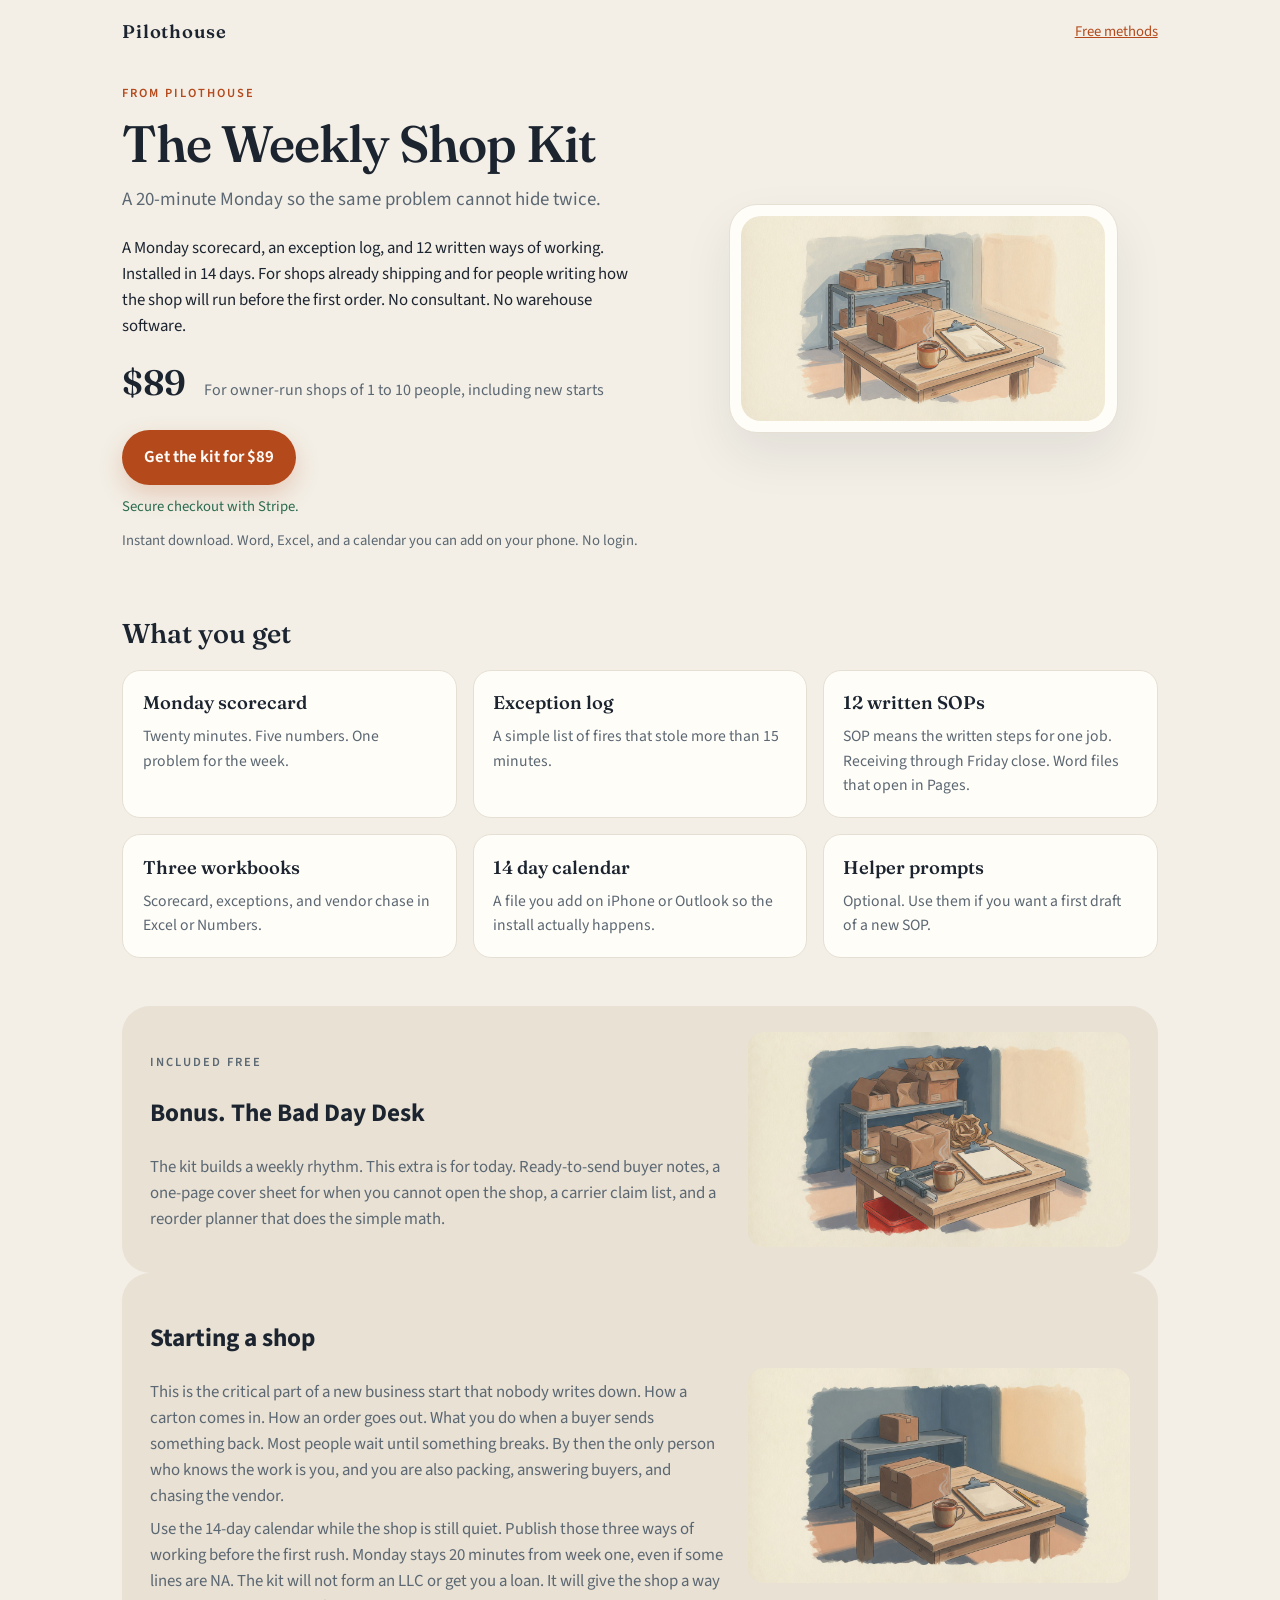
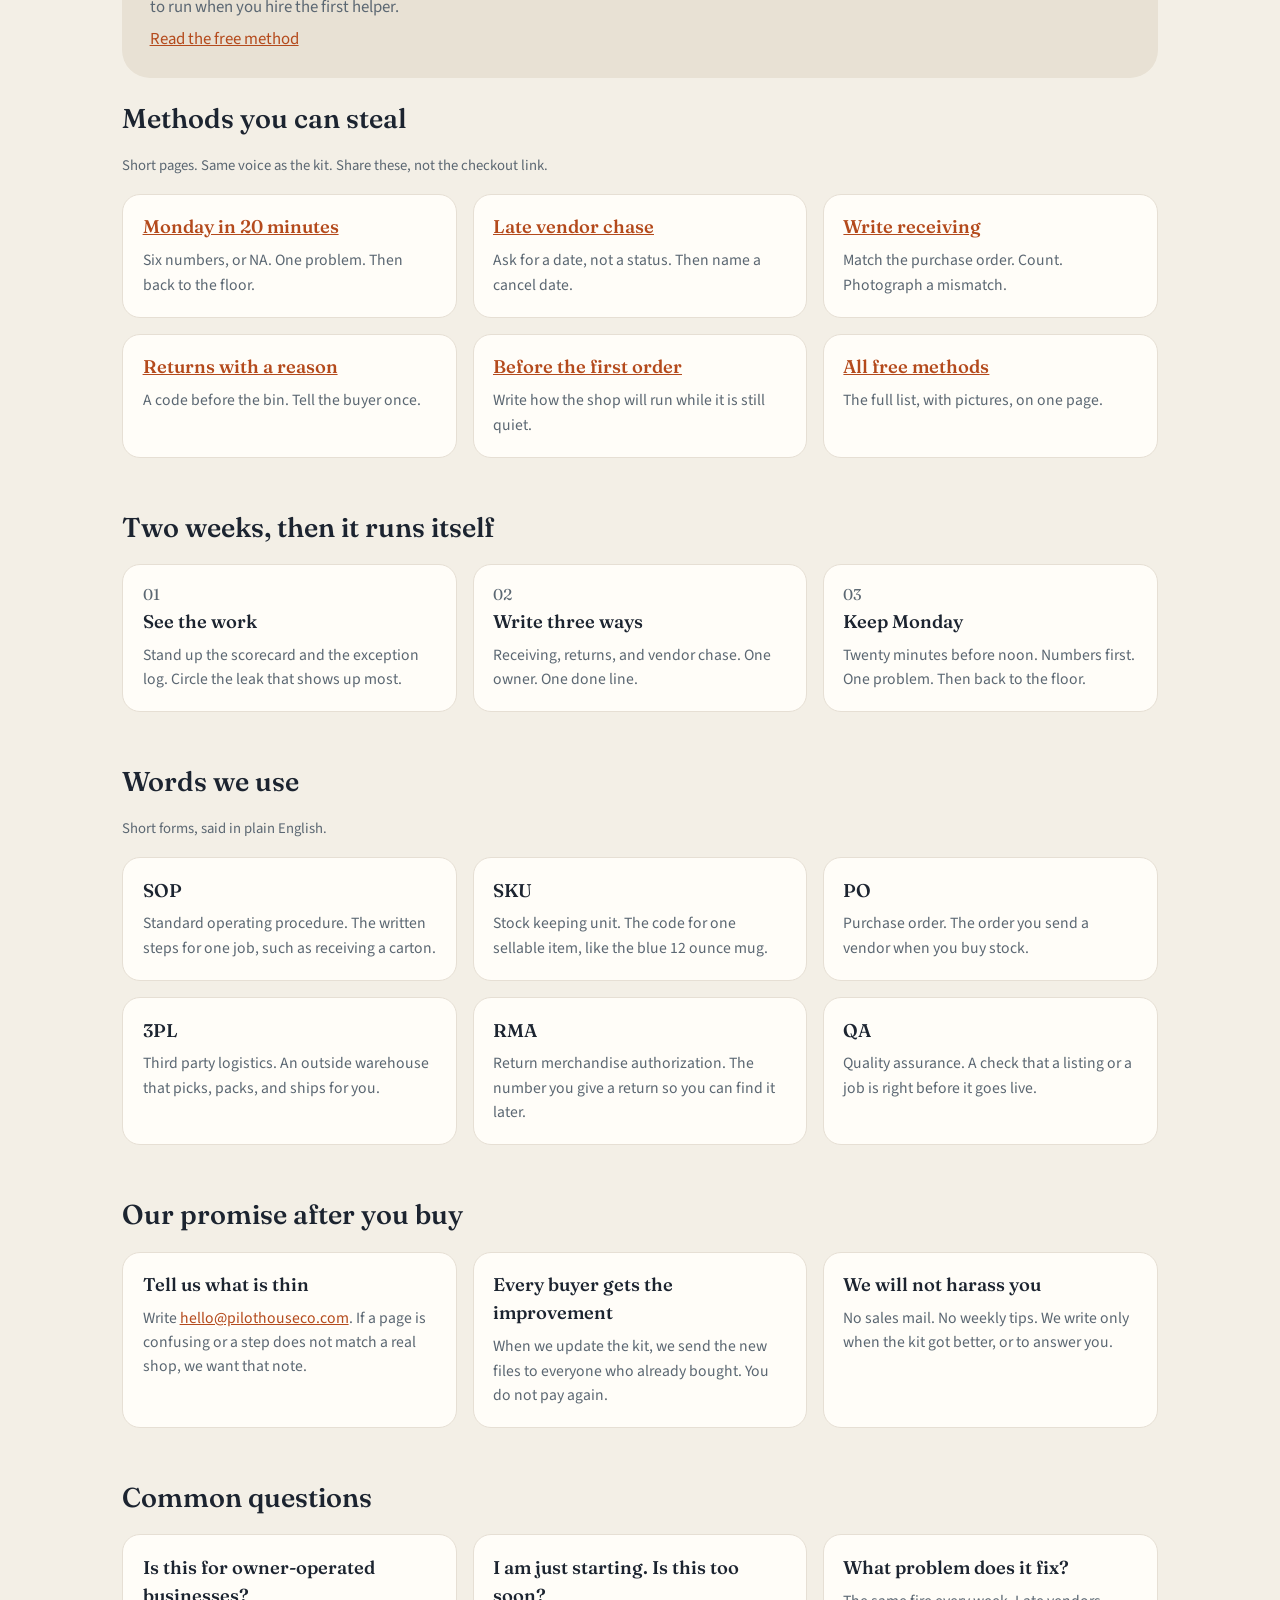
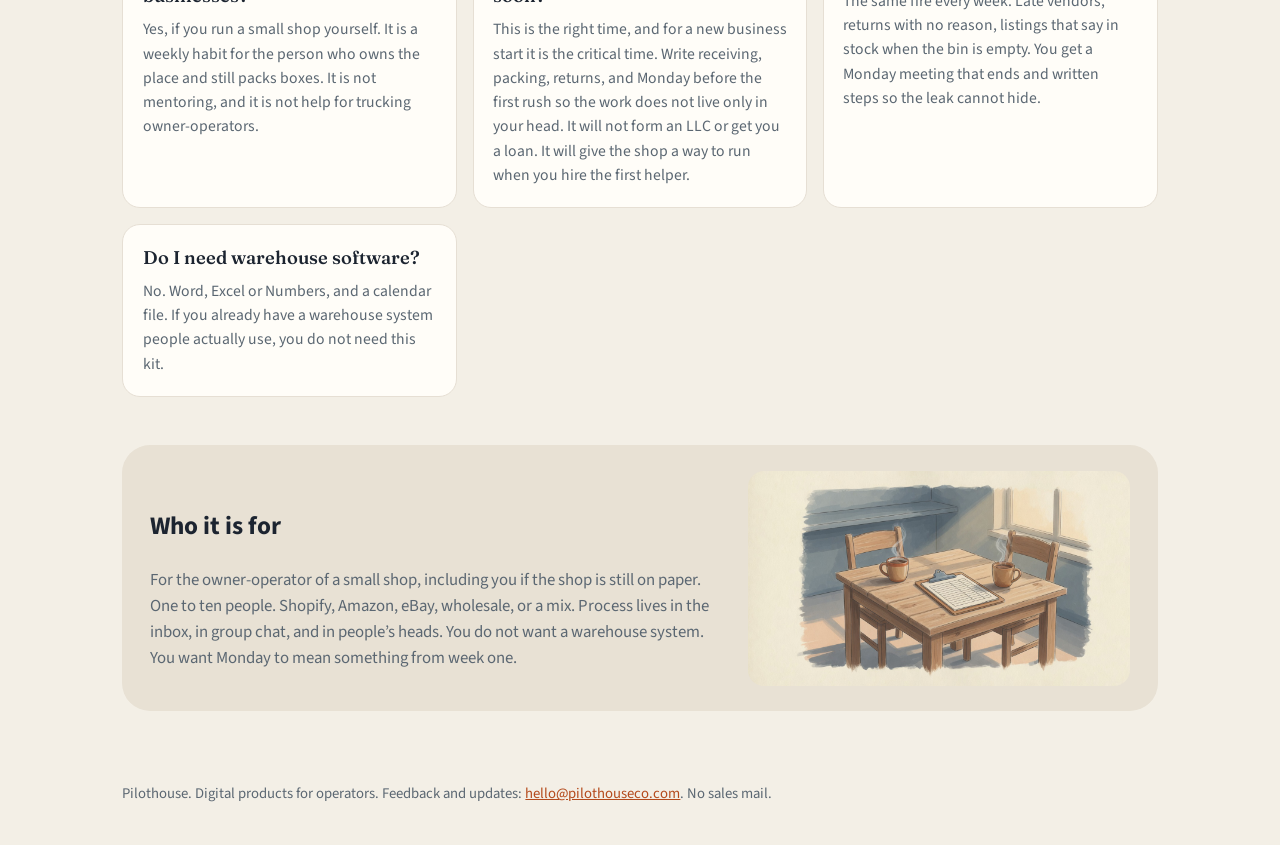
<file: index.html>
<!DOCTYPE html>
<html lang="en">
<head>
  <meta charset="utf-8" />
  <meta name="viewport" content="width=device-width, initial-scale=1" />
  <title>The Weekly Shop Kit — for owner-run shops and new business starts | Pilothouse</title>
  <meta name="description" content="A weekly shop kit for owner-run businesses and people starting a shop. Write how work gets done before the first order. Critical for new business starts. $89." />
  <link rel="canonical" href="https://pilothouseco.com/" />
  <meta property="og:type" content="website" />
  <meta property="og:site_name" content="Pilothouse" />
  <meta property="og:title" content="The Weekly Shop Kit" />
  <meta property="og:description" content="A 20-minute Monday for owner-run shops and people starting a shop. Write how work gets done before the first order. $89." />
  <meta property="og:url" content="https://pilothouseco.com/" />
  <meta property="og:image" content="https://pilothouseco.com/assets/hero.jpg" />
  <meta name="twitter:card" content="summary_large_image" />
  <meta name="twitter:title" content="The Weekly Shop Kit" />
  <meta name="twitter:description" content="A 20-minute Monday so the same problem cannot hide twice." />
  <meta name="twitter:image" content="https://pilothouseco.com/assets/hero.jpg" />
  <link rel="preconnect" href="https://fonts.googleapis.com" />
  <link rel="preconnect" href="https://fonts.gstatic.com" crossorigin />
  <link href="https://fonts.googleapis.com/css2?family=Fraunces:opsz,wght@9..144,500;9..144,600&family=Source+Sans+3:wght@400;600;650&display=swap" rel="stylesheet" />
  <link rel="stylesheet" href="css/site.css" />
  <link rel="icon" href="data:image/svg+xml,<svg xmlns='http://www.w3.org/2000/svg' viewBox='0 0 32 32'><circle cx='16' cy='16' r='14' fill='%23b44a1c'/><circle cx='16' cy='16' r='5' fill='%23f3efe6'/></svg>" />
  <script src="js/offer.js"></script>
  <script src="js/checkout.js"></script>
  <script>
    /* Go-live: paste Stripe Payment Link (test or live). Empty = local test checkout. */
    window.CADENCE_STRIPE_PAYMENT_LINK = window.CADENCE_STRIPE_PAYMENT_LINK || 'https://buy.stripe.com/bJeaEY9bca4j3qpgDg6wE00';
  </script>
</head>
<body>
  <nav class="nav">
    <a class="brand" id="brand" href="index.html">Pilothouse</a>
    <span class="nav-note"><a href="methods.html">Free methods</a></span>
  </nav>

  <div class="wrap">
    <section class="hero">
      <div>
        <p class="kicker">From Pilothouse</p>
        <h1 id="product">The Weekly Shop Kit</h1>
        <p class="tag" id="tagline">A 20-minute Monday so the same problem cannot hide twice.</p>
        <p id="promise">A Monday scorecard, an exception log, and 12 written ways of working. Installed in 14 days. For shops already shipping and for people writing how the shop will run before the first order. No consultant. No warehouse software.</p>
        <div class="price-row">
          <div id="price">$89</div>
          <div class="who" id="who">For owner-run shops of 1 to 10 people, including new starts</div>
        </div>
        <div class="cta-row">
          <a class="cta" id="buy" href="checkout.html">Get the kit for $89</a>
        </div>
        <p class="fine" id="checkout-mode"></p>
        <p class="fine">Instant download. Word, Excel, and a calendar you can add on your phone. No login.</p>
      </div>
      <figure class="hero-art">
        <img src="assets/hero.jpg" width="1280" height="720" alt="A quiet packing bench with a carton, coffee, and a clipboard" />
      </figure>
    </section>

    <section class="section">
      <h2>What you get</h2>
      <div class="grid" id="contents">
        <article class="card">
          <h3>Monday scorecard</h3>
          <p>Twenty minutes. Five numbers. One problem for the week.</p>
        </article>
        <article class="card">
          <h3>Exception log</h3>
          <p>A simple list of fires that stole more than 15 minutes.</p>
        </article>
        <article class="card">
          <h3>12 written SOPs</h3>
          <p>SOP means the written steps for one job. Receiving through Friday close. Word files that open in Pages.</p>
        </article>
        <article class="card">
          <h3>Three workbooks</h3>
          <p>Scorecard, exceptions, and vendor chase in Excel or Numbers.</p>
        </article>
        <article class="card">
          <h3>14 day calendar</h3>
          <p>A file you add on iPhone or Outlook so the install actually happens.</p>
        </article>
        <article class="card">
          <h3>Helper prompts</h3>
          <p>Optional. Use them if you want a first draft of a new SOP.</p>
        </article>
      </div>
    </section>

    <section class="band" id="bonus">
      <div>
        <p class="kicker">Included free</p>
        <h2>Bonus. The Bad Day Desk</h2>
        <p>The kit builds a weekly rhythm. This extra is for today. Ready-to-send buyer notes, a one-page cover sheet for when you cannot open the shop, a carrier claim list, and a reorder planner that does the simple math.</p>
      </div>
      <img src="assets/badday.jpg" width="1280" height="720" alt="A packing bench on a hard day, with tape, crumpled paper, and a red bin" />
    </section>

    <section class="band" id="starting">
      <div>
        <h2>Starting a shop</h2>
        <p>This is the critical part of a new business start that nobody writes down. How a carton comes in. How an order goes out. What you do when a buyer sends something back. Most people wait until something breaks. By then the only person who knows the work is you, and you are also packing, answering buyers, and chasing the vendor.</p>
        <p>Use the 14-day calendar while the shop is still quiet. Publish those three ways of working before the first rush. Monday stays 20 minutes from week one, even if some lines are NA. The kit will not form an LLC or get you a loan. It will give the shop a way to run when you hire the first helper.</p>
        <p><a href="starting.html">Read the free method</a></p>
      </div>
      <img src="assets/starting.jpg" width="1280" height="720" alt="A nearly empty packing bench before the first rush" />
    </section>

    <section class="section" id="methods">
      <h2>Methods you can steal</h2>
      <p class="fine" style="margin: 0 0 1rem;">Short pages. Same voice as the kit. Share these, not the checkout link.</p>
      <div class="grid">
        <article class="card">
          <h3><a href="monday.html">Monday in 20 minutes</a></h3>
          <p>Six numbers, or NA. One problem. Then back to the floor.</p>
        </article>
        <article class="card">
          <h3><a href="vendor.html">Late vendor chase</a></h3>
          <p>Ask for a date, not a status. Then name a cancel date.</p>
        </article>
        <article class="card">
          <h3><a href="receiving.html">Write receiving</a></h3>
          <p>Match the purchase order. Count. Photograph a mismatch.</p>
        </article>
        <article class="card">
          <h3><a href="returns.html">Returns with a reason</a></h3>
          <p>A code before the bin. Tell the buyer once.</p>
        </article>
        <article class="card">
          <h3><a href="starting.html">Before the first order</a></h3>
          <p>Write how the shop will run while it is still quiet.</p>
        </article>
        <article class="card">
          <h3><a href="methods.html">All free methods</a></h3>
          <p>The full list, with pictures, on one page.</p>
        </article>
      </div>
    </section>

    <section class="section">
      <h2>Two weeks, then it runs itself</h2>
      <div class="steps">
        <article class="card">
          <p class="step-num">01</p>
          <h3>See the work</h3>
          <p>Stand up the scorecard and the exception log. Circle the leak that shows up most.</p>
        </article>
        <article class="card">
          <p class="step-num">02</p>
          <h3>Write three ways</h3>
          <p>Receiving, returns, and vendor chase. One owner. One done line.</p>
        </article>
        <article class="card">
          <p class="step-num">03</p>
          <h3>Keep Monday</h3>
          <p>Twenty minutes before noon. Numbers first. One problem. Then back to the floor.</p>
        </article>
      </div>
    </section>

    <section class="section" id="words">
      <h2>Words we use</h2>
      <p class="fine" style="margin: 0 0 1rem;">Short forms, said in plain English.</p>
      <div class="grid">
        <article class="card">
          <h3>SOP</h3>
          <p>Standard operating procedure. The written steps for one job, such as receiving a carton.</p>
        </article>
        <article class="card">
          <h3>SKU</h3>
          <p>Stock keeping unit. The code for one sellable item, like the blue 12 ounce mug.</p>
        </article>
        <article class="card">
          <h3>PO</h3>
          <p>Purchase order. The order you send a vendor when you buy stock.</p>
        </article>
        <article class="card">
          <h3>3PL</h3>
          <p>Third party logistics. An outside warehouse that picks, packs, and ships for you.</p>
        </article>
        <article class="card">
          <h3>RMA</h3>
          <p>Return merchandise authorization. The number you give a return so you can find it later.</p>
        </article>
        <article class="card">
          <h3>QA</h3>
          <p>Quality assurance. A check that a listing or a job is right before it goes live.</p>
        </article>
      </div>
    </section>

    <section class="section" id="promise-updates">
      <h2>Our promise after you buy</h2>
      <div class="grid">
        <article class="card">
          <h3>Tell us what is thin</h3>
          <p>Write <a href="mailto:hello@pilothouseco.com">hello@pilothouseco.com</a>. If a page is confusing or a step does not match a real shop, we want that note.</p>
        </article>
        <article class="card">
          <h3>Every buyer gets the improvement</h3>
          <p>When we update the kit, we send the new files to everyone who already bought. You do not pay again.</p>
        </article>
        <article class="card">
          <h3>We will not harass you</h3>
          <p>No sales mail. No weekly tips. We write only when the kit got better, or to answer you.</p>
        </article>
      </div>
    </section>

    <section class="section" id="faq">
      <h2>Common questions</h2>
      <div class="grid">
        <article class="card">
          <h3>Is this for owner-operated businesses?</h3>
          <p>Yes, if you run a small shop yourself. It is a weekly habit for the person who owns the place and still packs boxes. It is not mentoring, and it is not help for trucking owner-operators.</p>
        </article>
        <article class="card">
          <h3>I am just starting. Is this too soon?</h3>
          <p>This is the right time, and for a new business start it is the critical time. Write receiving, packing, returns, and Monday before the first rush so the work does not live only in your head. It will not form an LLC or get you a loan. It will give the shop a way to run when you hire the first helper.</p>
        </article>
        <article class="card">
          <h3>What problem does it fix?</h3>
          <p>The same fire every week. Late vendors, returns with no reason, listings that say in stock when the bin is empty. You get a Monday meeting that ends and written steps so the leak cannot hide.</p>
        </article>
        <article class="card">
          <h3>Do I need warehouse software?</h3>
          <p>No. Word, Excel or Numbers, and a calendar file. If you already have a warehouse system people actually use, you do not need this kit.</p>
        </article>
      </div>
    </section>

    <section class="band">
      <div>
        <h2>Who it is for</h2>
        <p id="who-long">For the owner-operator of a small shop, including you if the shop is still on paper. One to ten people. Shopify, Amazon, eBay, wholesale, or a mix. Process lives in the inbox, in group chat, and in people&rsquo;s heads. You do not want a warehouse system. You want Monday to mean something from week one.</p>
      </div>
      <img src="assets/monday.jpg" width="1280" height="720" alt="Two coffee mugs and a scorecard on a wooden table" />
    </section>
  </div>

  <script type="application/ld+json">
  {
    "@context": "https://schema.org",
    "@type": "FAQPage",
    "mainEntity": [
      {
        "@type": "Question",
        "name": "Is this for owner-operated businesses?",
        "acceptedAnswer": {
          "@type": "Answer",
          "text": "Yes, if you run a small shop yourself. It is a weekly habit for the person who owns the place and still packs boxes. It is not mentoring, and it is not help for trucking owner-operators."
        }
      },
      {
        "@type": "Question",
        "name": "I am just starting. Is this too soon?",
        "acceptedAnswer": {
          "@type": "Answer",
          "text": "This is the right time, and for a new business start it is the critical time. Write receiving, packing, returns, and Monday before the first rush so the work does not live only in your head. It will not form an LLC or get you a loan. It will give the shop a way to run when you hire the first helper."
        }
      },
      {
        "@type": "Question",
        "name": "What problem does it fix?",
        "acceptedAnswer": {
          "@type": "Answer",
          "text": "The same fire every week. Late vendors, returns with no reason, listings that say in stock when the bin is empty. You get a Monday meeting that ends and written steps so the leak cannot hide."
        }
      },
      {
        "@type": "Question",
        "name": "Do I need warehouse software?",
        "acceptedAnswer": {
          "@type": "Answer",
          "text": "No. Word, Excel or Numbers, and a calendar file."
        }
      }
    ]
  }
  </script>
  <script type="application/ld+json">
  {
    "@context": "https://schema.org",
    "@type": "Product",
    "name": "The Weekly Shop Kit",
    "description": "A 20-minute Monday, an exception log, and 12 written ways of working for owner-run shops and people starting a shop.",
    "brand": { "@type": "Brand", "name": "Pilothouse" },
    "image": "https://pilothouseco.com/assets/hero.jpg",
    "url": "https://pilothouseco.com/",
    "offers": {
      "@type": "Offer",
      "price": "89",
      "priceCurrency": "USD",
      "availability": "https://schema.org/InStock",
      "url": "https://pilothouseco.com/"
    }
  }
  </script>
  <footer class="site-footer">Pilothouse. Digital products for operators. Feedback and updates: <a href="mailto:hello@pilothouseco.com">hello@pilothouseco.com</a>. No sales mail.</footer>

  <script>
    (function () {
      var offer = window.CadenceOffer.getOffer();
      document.getElementById('brand').textContent = offer.businessName;
      document.getElementById('product').textContent = offer.productName;
      document.getElementById('tagline').textContent = offer.tagline;
      document.getElementById('promise').textContent = offer.promise;
      document.getElementById('price').textContent = window.CadenceOffer.formatPrice(offer);
      document.getElementById('who').textContent = 'For ' + offer.targetCustomer;
      var href = window.CadenceCheckout.buildCheckoutUrl({ offer: offer });
      var buy = document.getElementById('buy');
      buy.href = href;
      buy.textContent = window.CadenceOffer.ctaText(offer);
      var mode = document.getElementById('checkout-mode');
      if (window.CadenceCheckout.isHostedCheckout(href)) {
        mode.textContent = 'Secure checkout with Stripe.';
      } else {
        mode.textContent = 'Test checkout. Completes to the thank you page and download.';
      }
    })();
  </script>
</body>
</html>
</file>
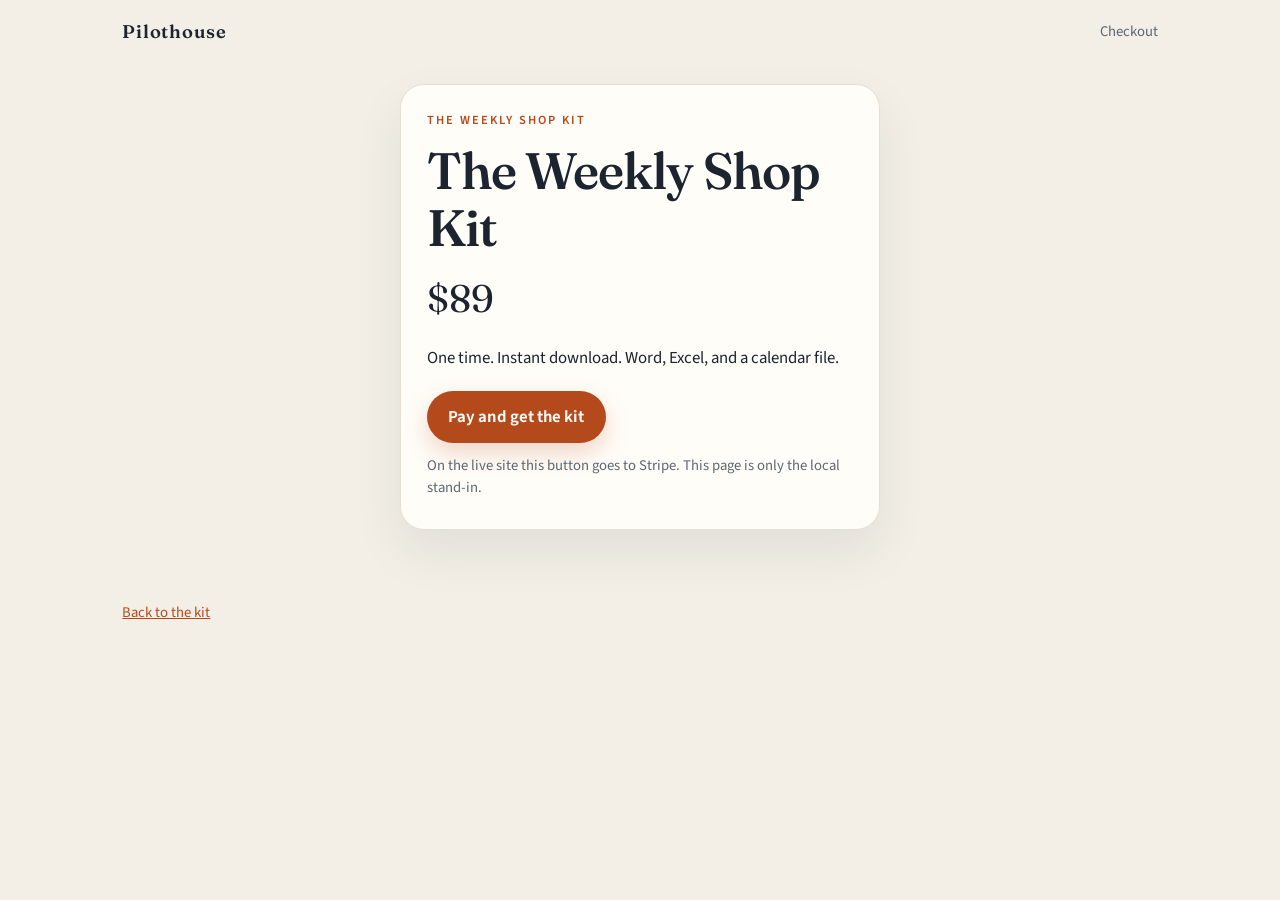
<file: checkout.html>
<!DOCTYPE html>
<html lang="en">
<head>
  <meta charset="utf-8" />
  <meta name="viewport" content="width=device-width, initial-scale=1" />
  <title>Checkout — Pilothouse</title>
  <link rel="preconnect" href="https://fonts.googleapis.com" />
  <link rel="preconnect" href="https://fonts.gstatic.com" crossorigin />
  <link href="https://fonts.googleapis.com/css2?family=Fraunces:opsz,wght@9..144,500;9..144,600&family=Source+Sans+3:wght@400;600;650&display=swap" rel="stylesheet" />
  <link rel="stylesheet" href="css/site.css" />
  <link rel="icon" href="data:image/svg+xml,<svg xmlns='http://www.w3.org/2000/svg' viewBox='0 0 32 32'><circle cx='16' cy='16' r='14' fill='%23b44a1c'/><circle cx='16' cy='16' r='5' fill='%23f3efe6'/></svg>" />
  <script src="js/offer.js"></script>
  <script src="js/checkout.js"></script>
  <script src="js/fulfill.js"></script>
</head>
<body>
  <nav class="nav">
    <a class="brand" href="index.html">Pilothouse</a>
    <span class="nav-note" id="mode-label">Checkout</span>
  </nav>

  <div class="wrap">
    <div class="pay-box">
      <p class="kicker">The Weekly Shop Kit</p>
      <h1 id="title">The Weekly Shop Kit</h1>
      <p class="amt" id="amt">$89</p>
      <p>One time. Instant download. Word, Excel, and a calendar file.</p>
      <p style="margin: 1.2rem 0 0;">
        <button type="button" class="cta" id="pay">Pay and get the kit</button>
      </p>
      <p class="fine">On the live site this button goes to Stripe. This page is only the local stand-in.</p>
    </div>
  </div>

  <footer class="site-footer"><a href="index.html">Back to the kit</a></footer>

  <script>
    (function () {
      var offer = window.CadenceOffer.getOffer();
      var q = window.CadenceCheckout.parseCheckoutQuery(location.search);
      document.getElementById('title').textContent = offer.productName;
      document.getElementById('amt').textContent = window.CadenceOffer.formatPrice(offer);
      if (q.mode === 'test') {
        document.getElementById('mode-label').textContent = 'Test checkout';
      }
      document.getElementById('pay').addEventListener('click', function () {
        var grant = window.CadenceFulfill.accessPayload({ offer: offer, channel: 'test-checkout' });
        try { sessionStorage.setItem('cadence_grant', JSON.stringify(grant)); } catch (e) {}
        var next = q.success || offer.successPath || 'thanks.html';
        location.href = next + (next.indexOf('?') >= 0 ? '&' : '?') + 'paid=1&sku=' + encodeURIComponent(offer.sku);
      });
    })();
  </script>
</body>
</html>
</file>
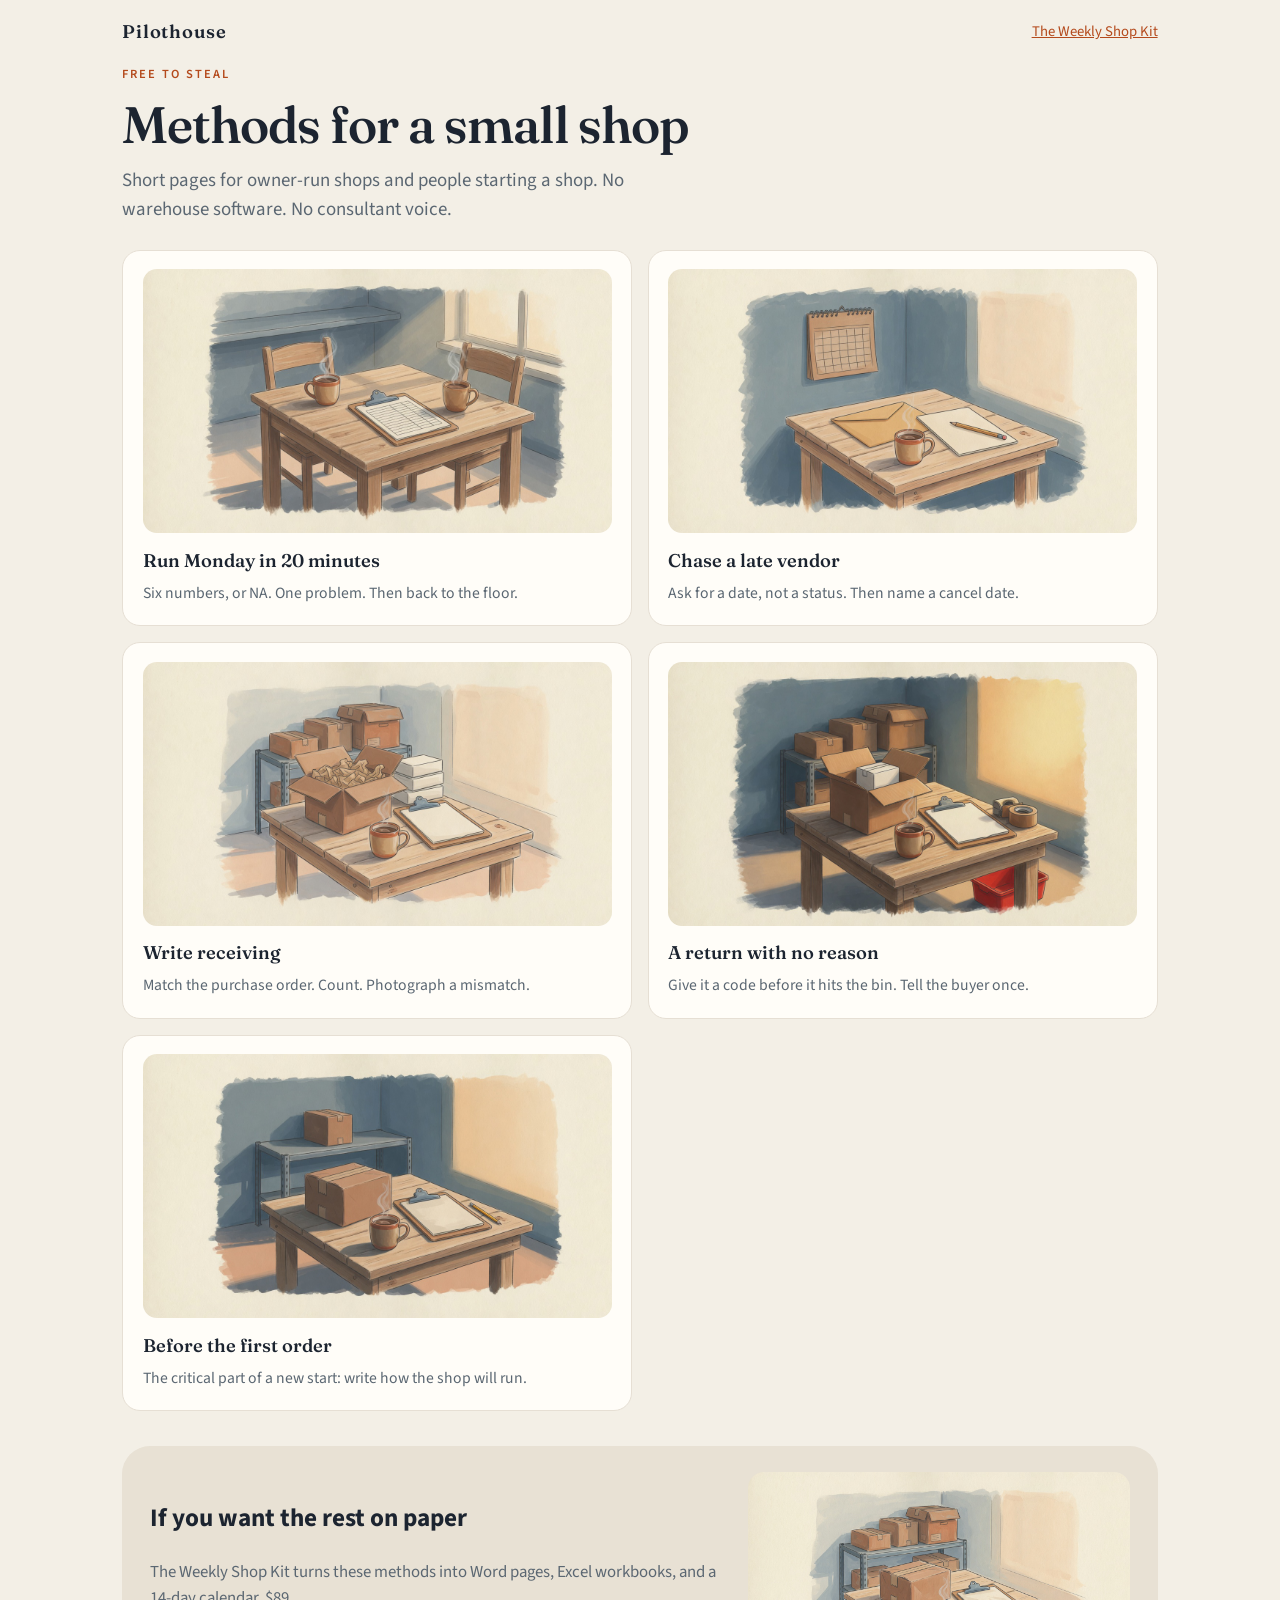
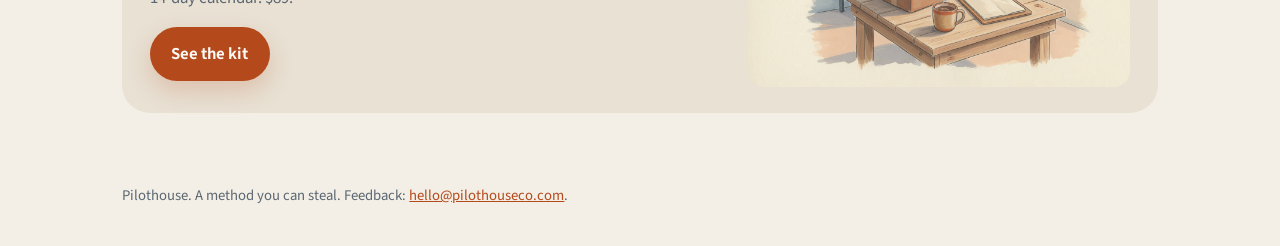
<file: methods.html>
<!DOCTYPE html>
<html lang="en">
<head>
  <meta charset="utf-8" />
  <meta name="viewport" content="width=device-width, initial-scale=1" />
  <title>Free shop methods for owner-run shops and new starts — Pilothouse</title>
  <meta name="description" content="Steal these. A 20-minute Monday, a late vendor chase, receiving, returns, and how to write the shop before the first order." />
  <link rel="canonical" href="https://pilothouseco.com/methods.html" />
  <meta property="og:type" content="website" />
  <meta property="og:site_name" content="Pilothouse" />
  <meta property="og:title" content="Free shop methods" />
  <meta property="og:description" content="Monday, receiving, returns, late vendors, and writing the shop before the first order." />
  <meta property="og:url" content="https://pilothouseco.com/methods.html" />
  <meta property="og:image" content="https://pilothouseco.com/assets/monday.jpg" />
  <meta name="twitter:card" content="summary_large_image" />
  <link rel="preconnect" href="https://fonts.googleapis.com" />
  <link rel="preconnect" href="https://fonts.gstatic.com" crossorigin />
  <link href="https://fonts.googleapis.com/css2?family=Fraunces:opsz,wght@9..144,500;9..144,600&family=Source+Sans+3:wght@400;600;650&display=swap" rel="stylesheet" />
  <link rel="stylesheet" href="css/site.css" />
  <link rel="icon" href="data:image/svg+xml,<svg xmlns='http://www.w3.org/2000/svg' viewBox='0 0 32 32'><circle cx='16' cy='16' r='14' fill='%23b44a1c'/><circle cx='16' cy='16' r='5' fill='%23f3efe6'/></svg>" />
</head>
<body>
  <nav class="nav">
    <a class="brand" href="index.html">Pilothouse</a>
    <span class="nav-note"><a href="index.html">The Weekly Shop Kit</a></span>
  </nav>

  <div class="wrap">
    <p class="kicker">Free to steal</p>
    <h1>Methods for a small shop</h1>
    <p class="lede">Short pages for owner-run shops and people starting a shop. No warehouse software. No consultant voice.</p>

    <div class="method-grid" style="margin-top: 1.6rem;">
      <article class="card method-card">
        <a href="monday.html"><img src="assets/monday.jpg" width="1280" height="720" alt="Two coffee mugs and a scorecard on a wooden table" /></a>
        <h3><a href="monday.html">Run Monday in 20 minutes</a></h3>
        <p>Six numbers, or NA. One problem. Then back to the floor.</p>
      </article>
      <article class="card method-card">
        <a href="vendor.html"><img src="assets/vendor.jpg" width="1280" height="720" alt="A desk with a note and an envelope waiting on a vendor" /></a>
        <h3><a href="vendor.html">Chase a late vendor</a></h3>
        <p>Ask for a date, not a status. Then name a cancel date.</p>
      </article>
      <article class="card method-card">
        <a href="receiving.html"><img src="assets/receiving.jpg" width="1280" height="720" alt="An open carton and a clipboard on a packing bench" /></a>
        <h3><a href="receiving.html">Write receiving</a></h3>
        <p>Match the purchase order. Count. Photograph a mismatch.</p>
      </article>
      <article class="card method-card">
        <a href="returns.html"><img src="assets/returns.jpg" width="1280" height="720" alt="A return carton, tape, and a red bin under the bench" /></a>
        <h3><a href="returns.html">A return with no reason</a></h3>
        <p>Give it a code before it hits the bin. Tell the buyer once.</p>
      </article>
      <article class="card method-card">
        <a href="starting.html"><img src="assets/starting.jpg" width="1280" height="720" alt="A nearly empty packing bench before the first order" /></a>
        <h3><a href="starting.html">Before the first order</a></h3>
        <p>The critical part of a new start: write how the shop will run.</p>
      </article>
    </div>

    <section class="band" style="margin-top: 2.2rem;">
      <div>
        <h2>If you want the rest on paper</h2>
        <p>The Weekly Shop Kit turns these methods into Word pages, Excel workbooks, and a 14-day calendar. $89.</p>
        <p style="margin-top: 1rem;"><a class="cta" href="index.html">See the kit</a></p>
      </div>
      <img src="assets/hero.jpg" width="1280" height="720" alt="A packing bench with a carton, coffee, and a clipboard" />
    </section>
  </div>

  <footer class="site-footer">Pilothouse. A method you can steal. Feedback: <a href="mailto:hello@pilothouseco.com">hello@pilothouseco.com</a>.</footer>
</body>
</html>
</file>
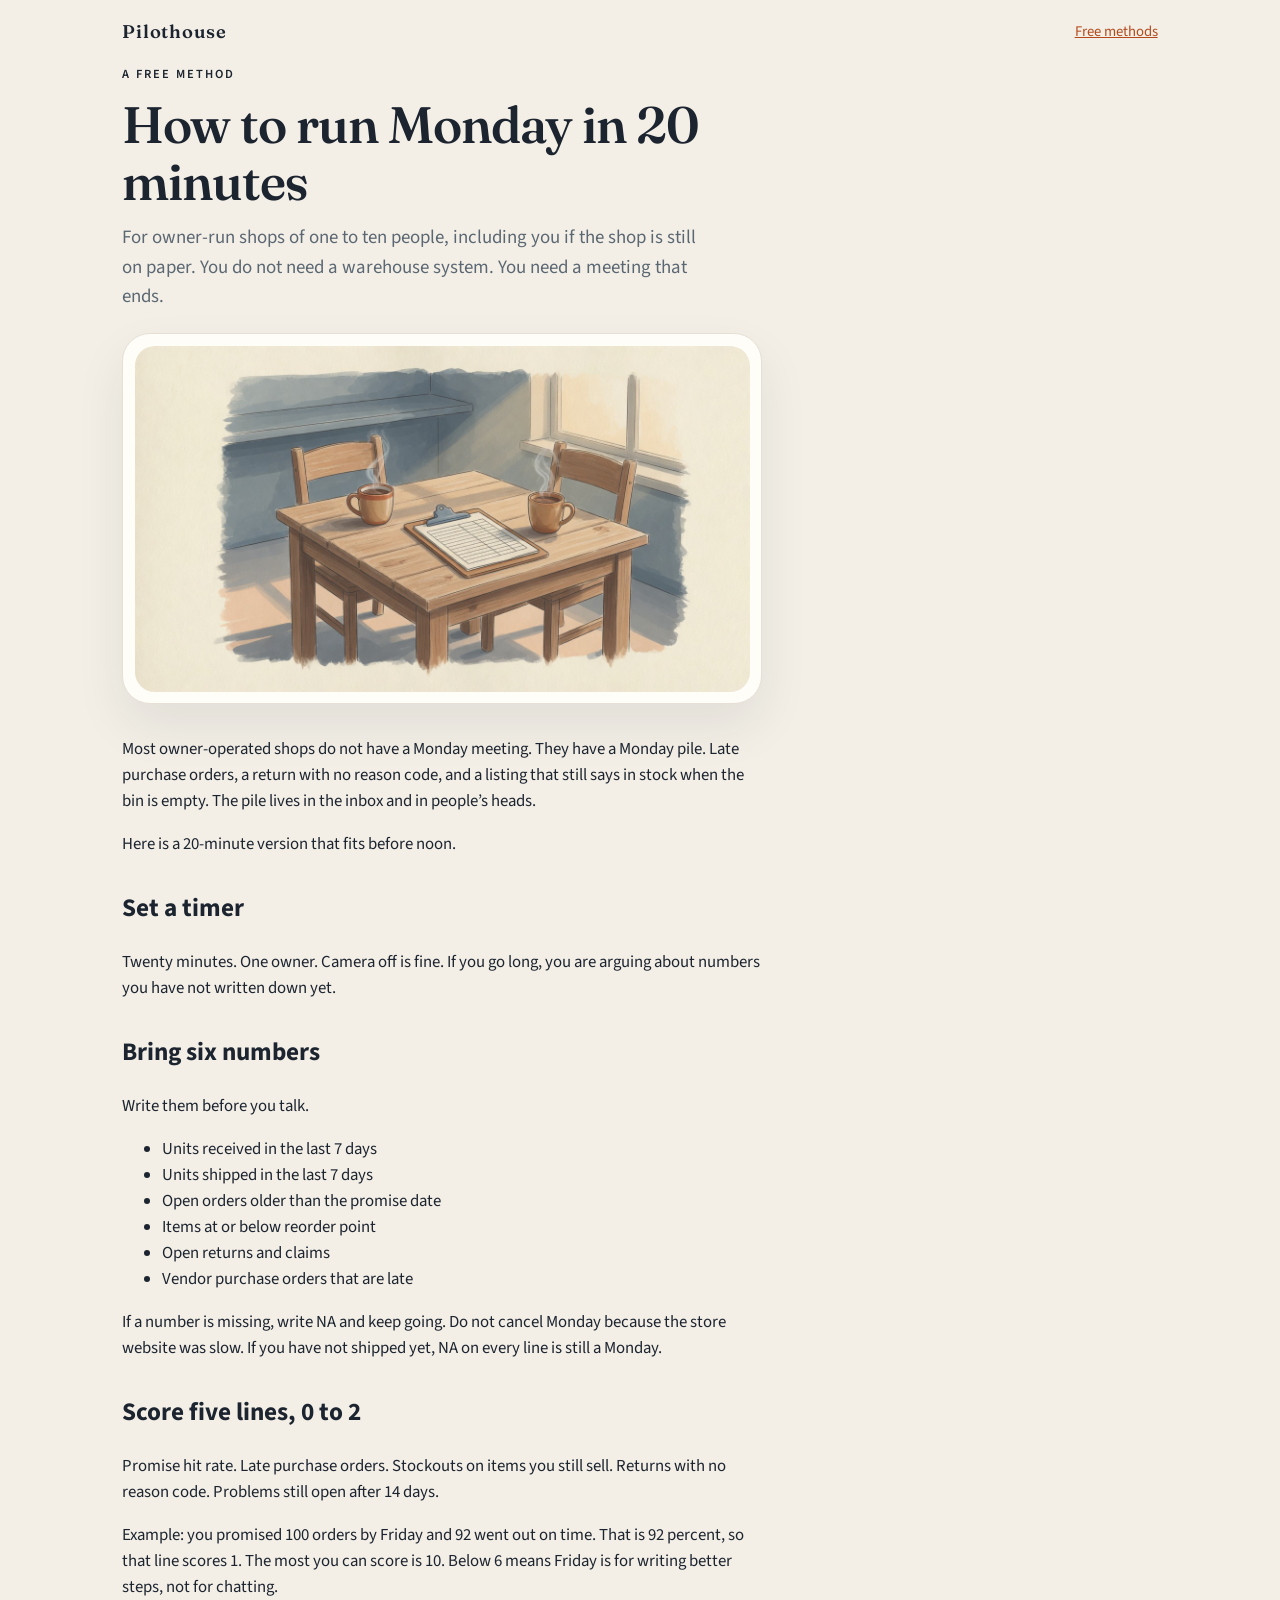
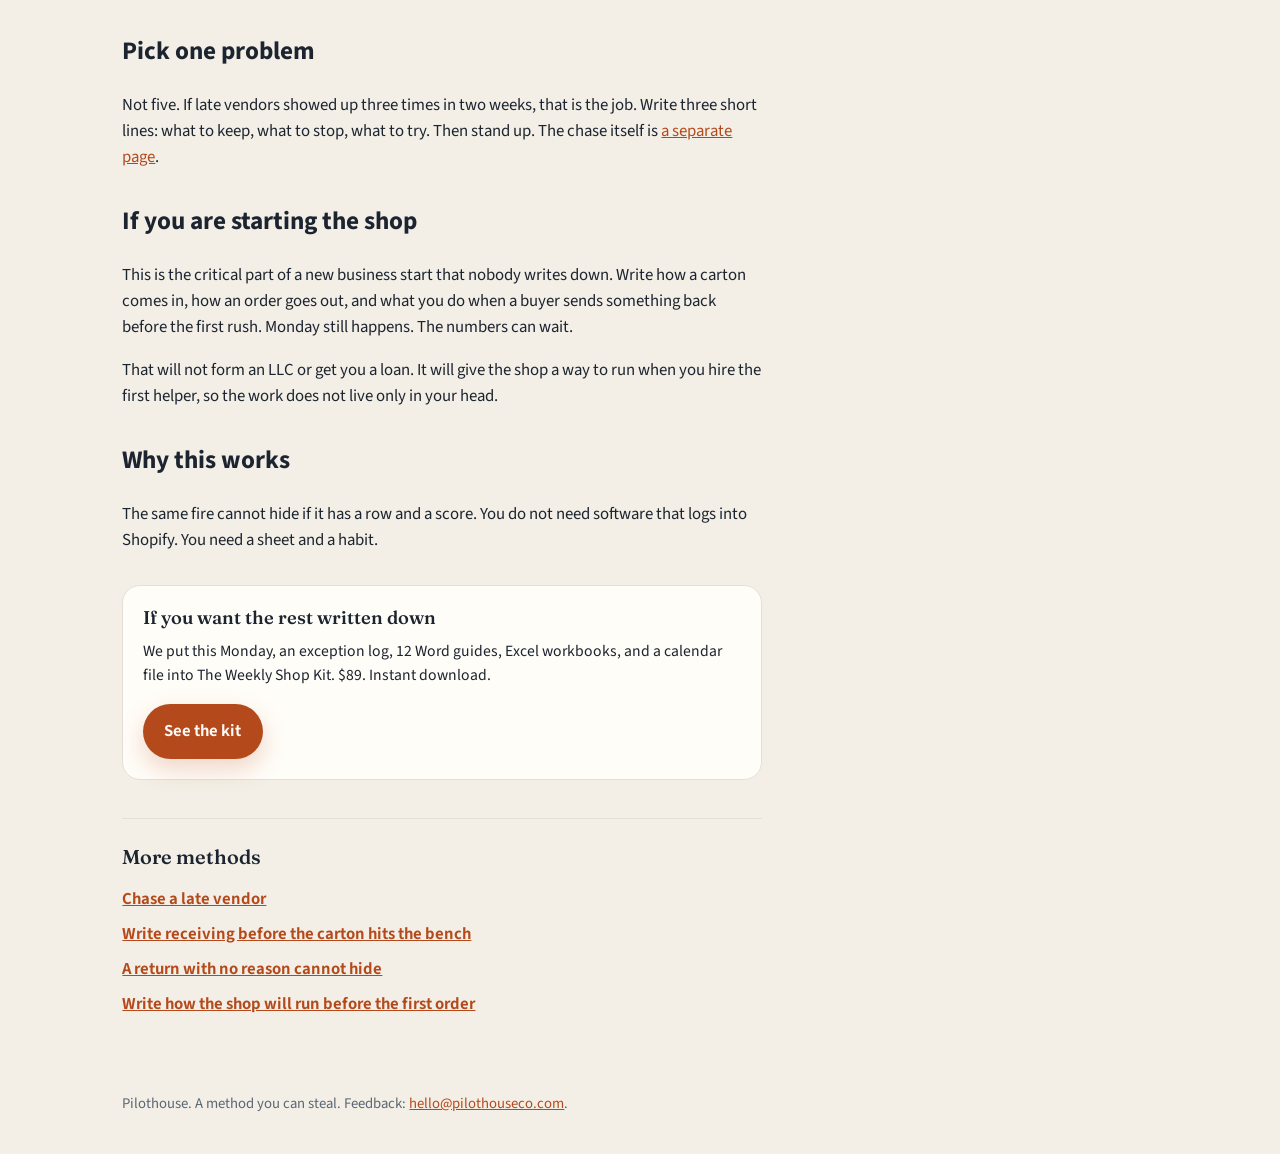
<file: monday.html>
<!DOCTYPE html>
<html lang="en">
<head>
  <meta charset="utf-8" />
  <meta name="viewport" content="width=device-width, initial-scale=1" />
  <title>How owner-run shops and new starts can run Monday in 20 minutes — Pilothouse</title>
  <meta name="description" content="A 20-minute Monday for owner-run shops and people starting a shop. Numbers first, or NA if you have not shipped yet. One problem. Then back to the floor." />
  <link rel="canonical" href="https://pilothouseco.com/monday.html" />
  <meta property="og:type" content="article" />
  <meta property="og:site_name" content="Pilothouse" />
  <meta property="og:title" content="How to run Monday in 20 minutes" />
  <meta property="og:description" content="Numbers first, or NA if you have not shipped yet. One problem for the week. Then back to the floor." />
  <meta property="og:url" content="https://pilothouseco.com/monday.html" />
  <meta property="og:image" content="https://pilothouseco.com/assets/monday.jpg" />
  <meta name="twitter:card" content="summary_large_image" />
  <link rel="preconnect" href="https://fonts.googleapis.com" />
  <link rel="preconnect" href="https://fonts.gstatic.com" crossorigin />
  <link href="https://fonts.googleapis.com/css2?family=Fraunces:opsz,wght@9..144,500;9..144,600&family=Source+Sans+3:wght@400;600;650&display=swap" rel="stylesheet" />
  <link rel="stylesheet" href="css/site.css" />
  <link rel="icon" href="data:image/svg+xml,<svg xmlns='http://www.w3.org/2000/svg' viewBox='0 0 32 32'><circle cx='16' cy='16' r='14' fill='%23b44a1c'/><circle cx='16' cy='16' r='5' fill='%23f3efe6'/></svg>" />
</head>
<body>
  <nav class="nav">
    <a class="brand" href="index.html">Pilothouse</a>
    <span class="nav-note"><a href="methods.html">Free methods</a></span>
  </nav>

  <div class="wrap">
    <article class="prose">
      <p class="kicker">A free method</p>
      <h1>How to run Monday in 20 minutes</h1>
      <p class="lede">For owner-run shops of one to ten people, including you if the shop is still on paper. You do not need a warehouse system. You need a meeting that ends.</p>

      <figure class="hero-art" style="margin: 1.4rem 0 2rem;">
        <img src="assets/monday.jpg" width="1280" height="720" alt="Two coffee mugs and a blank scorecard on a wooden table" />
      </figure>

      <p>Most owner-operated shops do not have a Monday meeting. They have a Monday pile. Late purchase orders, a return with no reason code, and a listing that still says in stock when the bin is empty. The pile lives in the inbox and in people’s heads.</p>
      <p>Here is a 20-minute version that fits before noon.</p>

      <h2>Set a timer</h2>
      <p>Twenty minutes. One owner. Camera off is fine. If you go long, you are arguing about numbers you have not written down yet.</p>

      <h2>Bring six numbers</h2>
      <p>Write them before you talk.</p>
      <ul>
        <li>Units received in the last 7 days</li>
        <li>Units shipped in the last 7 days</li>
        <li>Open orders older than the promise date</li>
        <li>Items at or below reorder point</li>
        <li>Open returns and claims</li>
        <li>Vendor purchase orders that are late</li>
      </ul>
      <p>If a number is missing, write NA and keep going. Do not cancel Monday because the store website was slow. If you have not shipped yet, NA on every line is still a Monday.</p>

      <h2>Score five lines, 0 to 2</h2>
      <p>Promise hit rate. Late purchase orders. Stockouts on items you still sell. Returns with no reason code. Problems still open after 14 days.</p>
      <p>Example: you promised 100 orders by Friday and 92 went out on time. That is 92 percent, so that line scores 1. The most you can score is 10. Below 6 means Friday is for writing better steps, not for chatting.</p>

      <h2>Pick one problem</h2>
      <p>Not five. If late vendors showed up three times in two weeks, that is the job. Write three short lines: what to keep, what to stop, what to try. Then stand up. The chase itself is <a href="vendor.html">a separate page</a>.</p>

      <h2>If you are starting the shop</h2>
      <p>This is the critical part of a new business start that nobody writes down. Write how a carton comes in, how an order goes out, and what you do when a buyer sends something back before the first rush. Monday still happens. The numbers can wait.</p>
      <p>That will not form an LLC or get you a loan. It will give the shop a way to run when you hire the first helper, so the work does not live only in your head.</p>

      <h2>Why this works</h2>
      <p>The same fire cannot hide if it has a row and a score. You do not need software that logs into Shopify. You need a sheet and a habit.</p>

      <div class="card" style="margin: 2rem 0;">
        <h3>If you want the rest written down</h3>
        <p>We put this Monday, an exception log, 12 Word guides, Excel workbooks, and a calendar file into The Weekly Shop Kit. $89. Instant download.</p>
        <p style="margin-top: 1rem;"><a class="cta" href="index.html">See the kit</a></p>
      </div>

      <nav class="more-methods" aria-label="More methods">
        <h2>More methods</h2>
        <ul>
          <li><a href="vendor.html">Chase a late vendor</a></li>
          <li><a href="receiving.html">Write receiving before the carton hits the bench</a></li>
          <li><a href="returns.html">A return with no reason cannot hide</a></li>
          <li><a href="starting.html">Write how the shop will run before the first order</a></li>
        </ul>
      </nav>
    </article>
  </div>

  <footer class="site-footer">Pilothouse. A method you can steal. Feedback: <a href="mailto:hello@pilothouseco.com">hello@pilothouseco.com</a>.</footer>
</body>
</html>
</file>
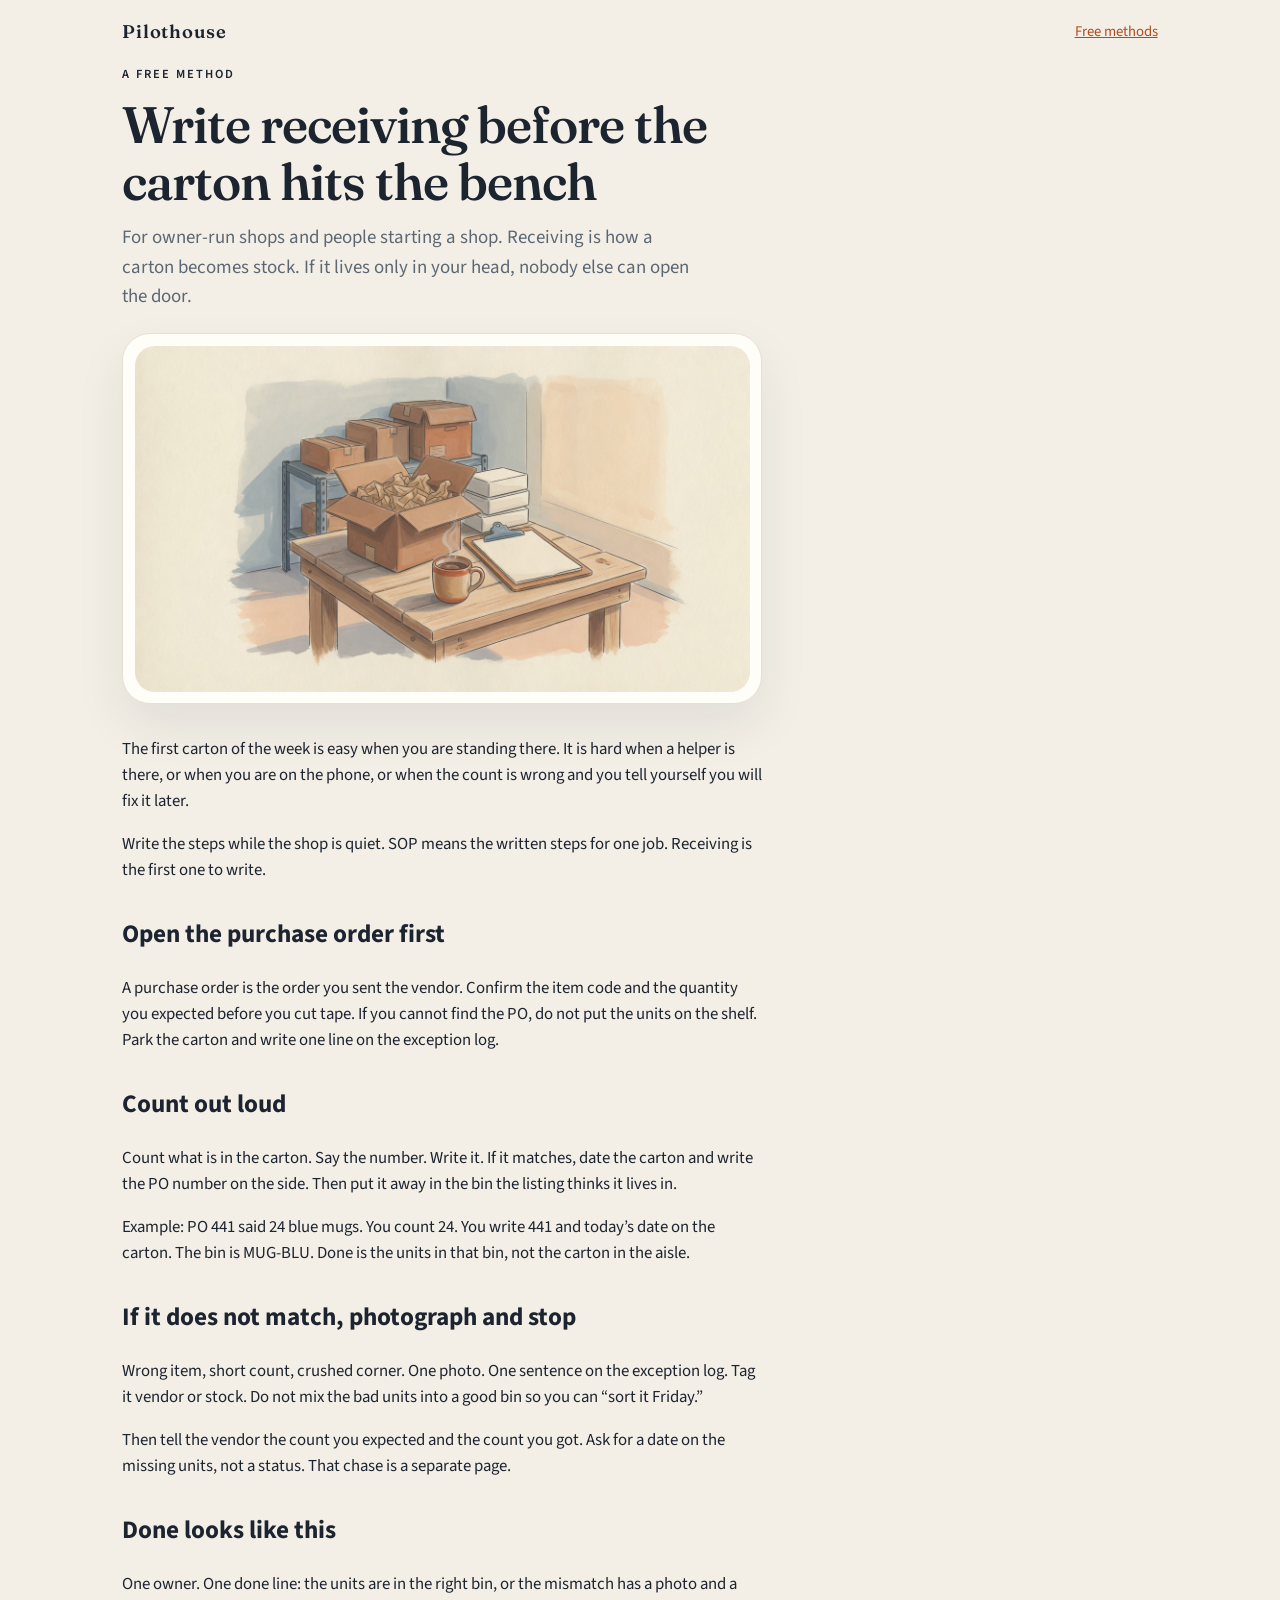
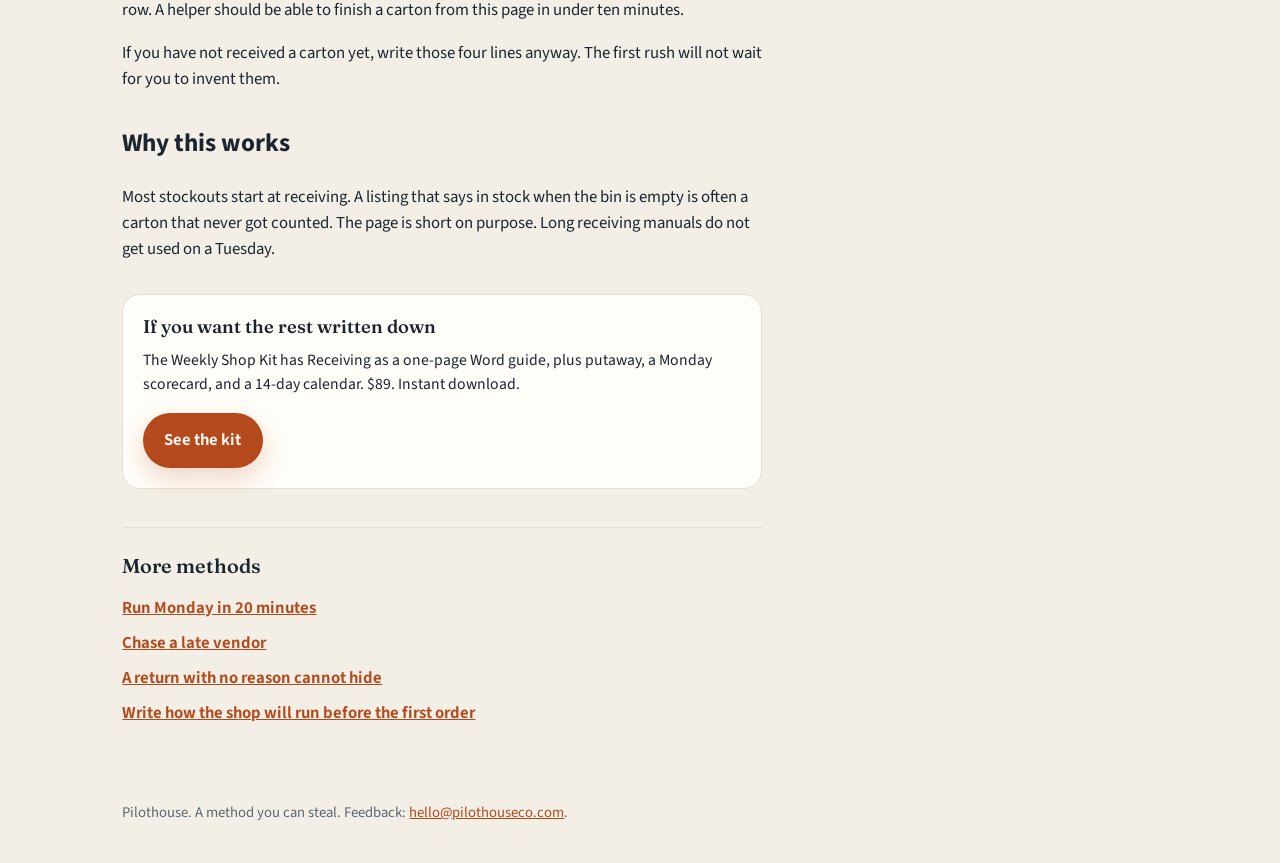
<file: receiving.html>
<!DOCTYPE html>
<html lang="en">
<head>
  <meta charset="utf-8" />
  <meta name="viewport" content="width=device-width, initial-scale=1" />
  <title>How to write receiving so anyone can open a carton — Pilothouse</title>
  <meta name="description" content="A receiving method for owner-run shops. Match the purchase order, count, photograph a mismatch, then put it away. Write it before the first carton." />
  <link rel="canonical" href="https://pilothouseco.com/receiving.html" />
  <meta property="og:type" content="article" />
  <meta property="og:site_name" content="Pilothouse" />
  <meta property="og:title" content="How to write receiving" />
  <meta property="og:description" content="Match the purchase order. Count. Photograph a mismatch. Then put it away." />
  <meta property="og:url" content="https://pilothouseco.com/receiving.html" />
  <meta property="og:image" content="https://pilothouseco.com/assets/receiving.jpg" />
  <meta name="twitter:card" content="summary_large_image" />
  <link rel="preconnect" href="https://fonts.googleapis.com" />
  <link rel="preconnect" href="https://fonts.gstatic.com" crossorigin />
  <link href="https://fonts.googleapis.com/css2?family=Fraunces:opsz,wght@9..144,500;9..144,600&family=Source+Sans+3:wght@400;600;650&display=swap" rel="stylesheet" />
  <link rel="stylesheet" href="css/site.css" />
  <link rel="icon" href="data:image/svg+xml,<svg xmlns='http://www.w3.org/2000/svg' viewBox='0 0 32 32'><circle cx='16' cy='16' r='14' fill='%23b44a1c'/><circle cx='16' cy='16' r='5' fill='%23f3efe6'/></svg>" />
</head>
<body>
  <nav class="nav">
    <a class="brand" href="index.html">Pilothouse</a>
    <span class="nav-note"><a href="methods.html">Free methods</a></span>
  </nav>

  <div class="wrap">
    <article class="prose">
      <p class="kicker">A free method</p>
      <h1>Write receiving before the carton hits the bench</h1>
      <p class="lede">For owner-run shops and people starting a shop. Receiving is how a carton becomes stock. If it lives only in your head, nobody else can open the door.</p>

      <figure class="hero-art" style="margin: 1.4rem 0 2rem;">
        <img src="assets/receiving.jpg" width="1280" height="720" alt="An open carton, stacked boxes, and a blank clipboard on a packing bench" />
      </figure>

      <p>The first carton of the week is easy when you are standing there. It is hard when a helper is there, or when you are on the phone, or when the count is wrong and you tell yourself you will fix it later.</p>
      <p>Write the steps while the shop is quiet. SOP means the written steps for one job. Receiving is the first one to write.</p>

      <h2>Open the purchase order first</h2>
      <p>A purchase order is the order you sent the vendor. Confirm the item code and the quantity you expected before you cut tape. If you cannot find the PO, do not put the units on the shelf. Park the carton and write one line on the exception log.</p>

      <h2>Count out loud</h2>
      <p>Count what is in the carton. Say the number. Write it. If it matches, date the carton and write the PO number on the side. Then put it away in the bin the listing thinks it lives in.</p>
      <p>Example: PO 441 said 24 blue mugs. You count 24. You write 441 and today&rsquo;s date on the carton. The bin is MUG-BLU. Done is the units in that bin, not the carton in the aisle.</p>

      <h2>If it does not match, photograph and stop</h2>
      <p>Wrong item, short count, crushed corner. One photo. One sentence on the exception log. Tag it vendor or stock. Do not mix the bad units into a good bin so you can &ldquo;sort it Friday.&rdquo;</p>
      <p>Then tell the vendor the count you expected and the count you got. Ask for a date on the missing units, not a status. That chase is a separate page.</p>

      <h2>Done looks like this</h2>
      <p>One owner. One done line: the units are in the right bin, or the mismatch has a photo and a row. A helper should be able to finish a carton from this page in under ten minutes.</p>
      <p>If you have not received a carton yet, write those four lines anyway. The first rush will not wait for you to invent them.</p>

      <h2>Why this works</h2>
      <p>Most stockouts start at receiving. A listing that says in stock when the bin is empty is often a carton that never got counted. The page is short on purpose. Long receiving manuals do not get used on a Tuesday.</p>

      <div class="card" style="margin: 2rem 0;">
        <h3>If you want the rest written down</h3>
        <p>The Weekly Shop Kit has Receiving as a one-page Word guide, plus putaway, a Monday scorecard, and a 14-day calendar. $89. Instant download.</p>
        <p style="margin-top: 1rem;"><a class="cta" href="index.html">See the kit</a></p>
      </div>

      <nav class="more-methods" aria-label="More methods">
        <h2>More methods</h2>
        <ul>
          <li><a href="monday.html">Run Monday in 20 minutes</a></li>
          <li><a href="vendor.html">Chase a late vendor</a></li>
          <li><a href="returns.html">A return with no reason cannot hide</a></li>
          <li><a href="starting.html">Write how the shop will run before the first order</a></li>
        </ul>
      </nav>
    </article>
  </div>

  <footer class="site-footer">Pilothouse. A method you can steal. Feedback: <a href="mailto:hello@pilothouseco.com">hello@pilothouseco.com</a>.</footer>
</body>
</html>
</file>
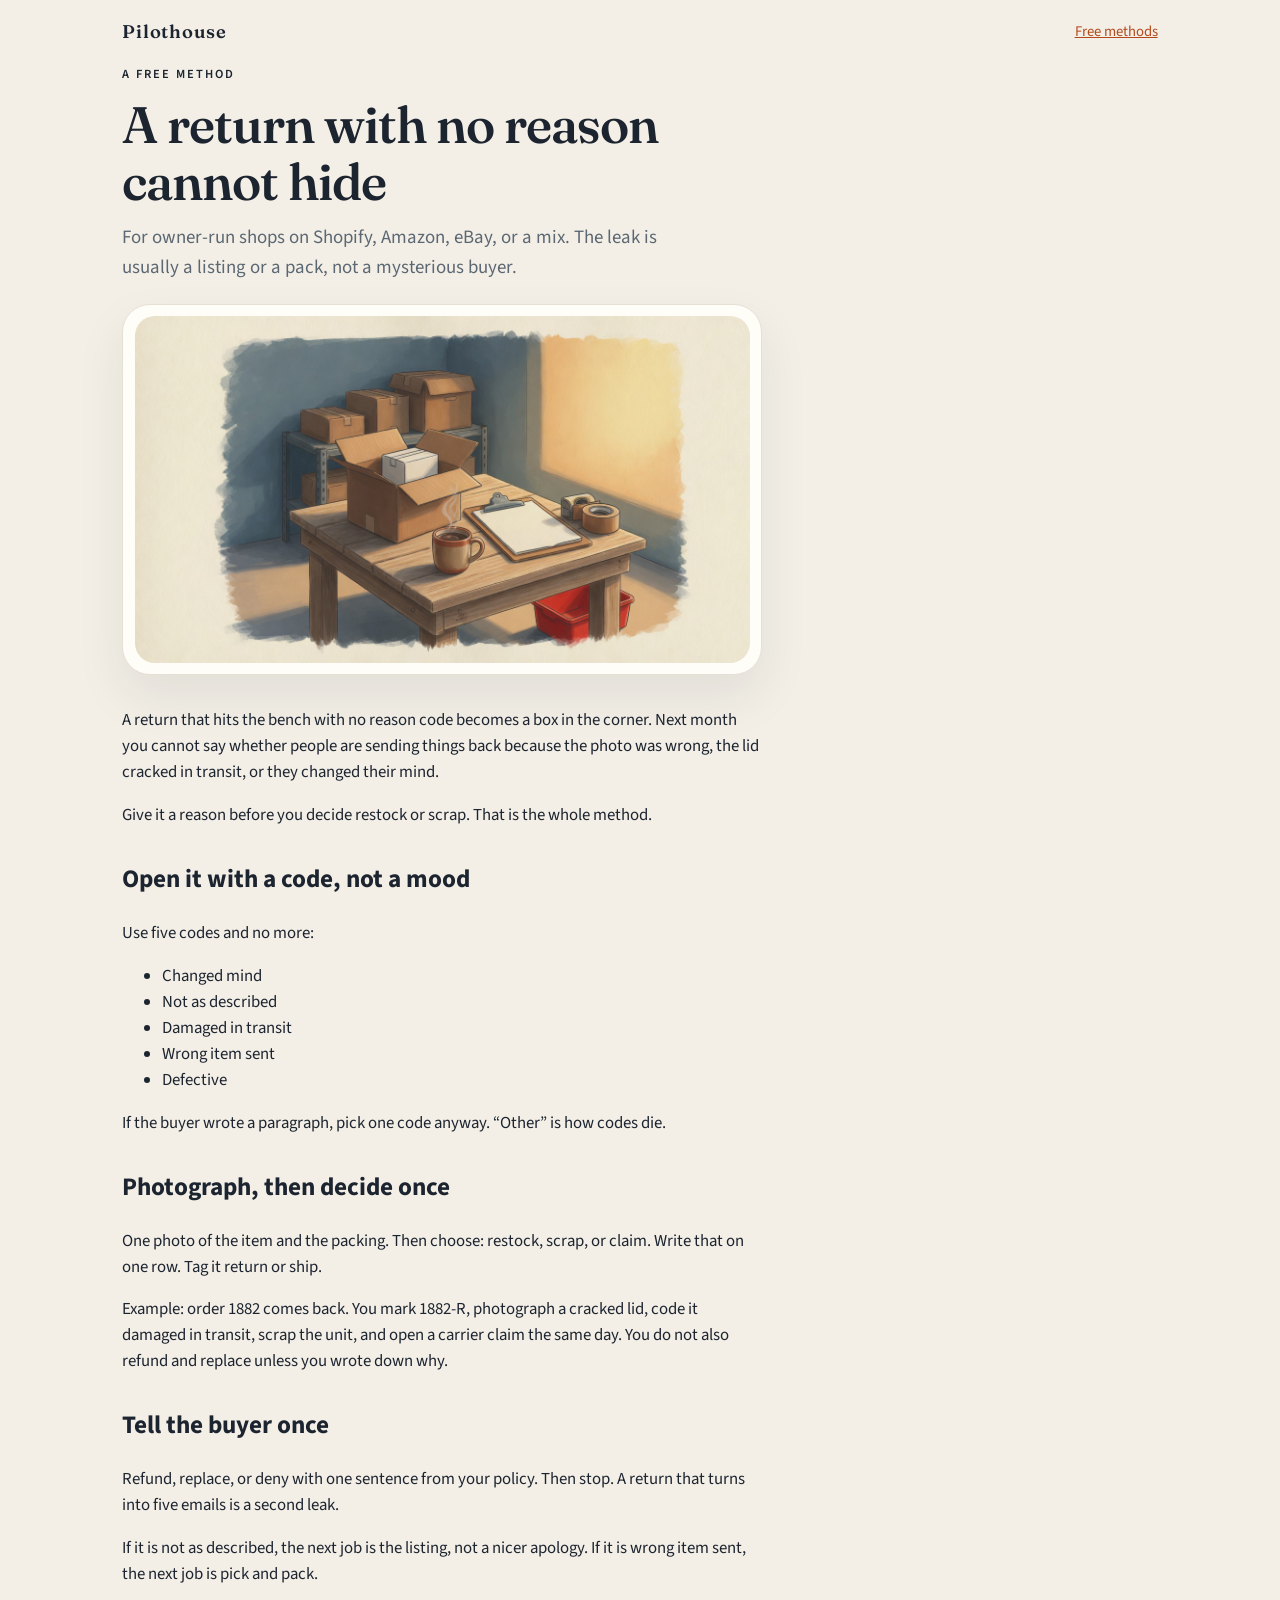
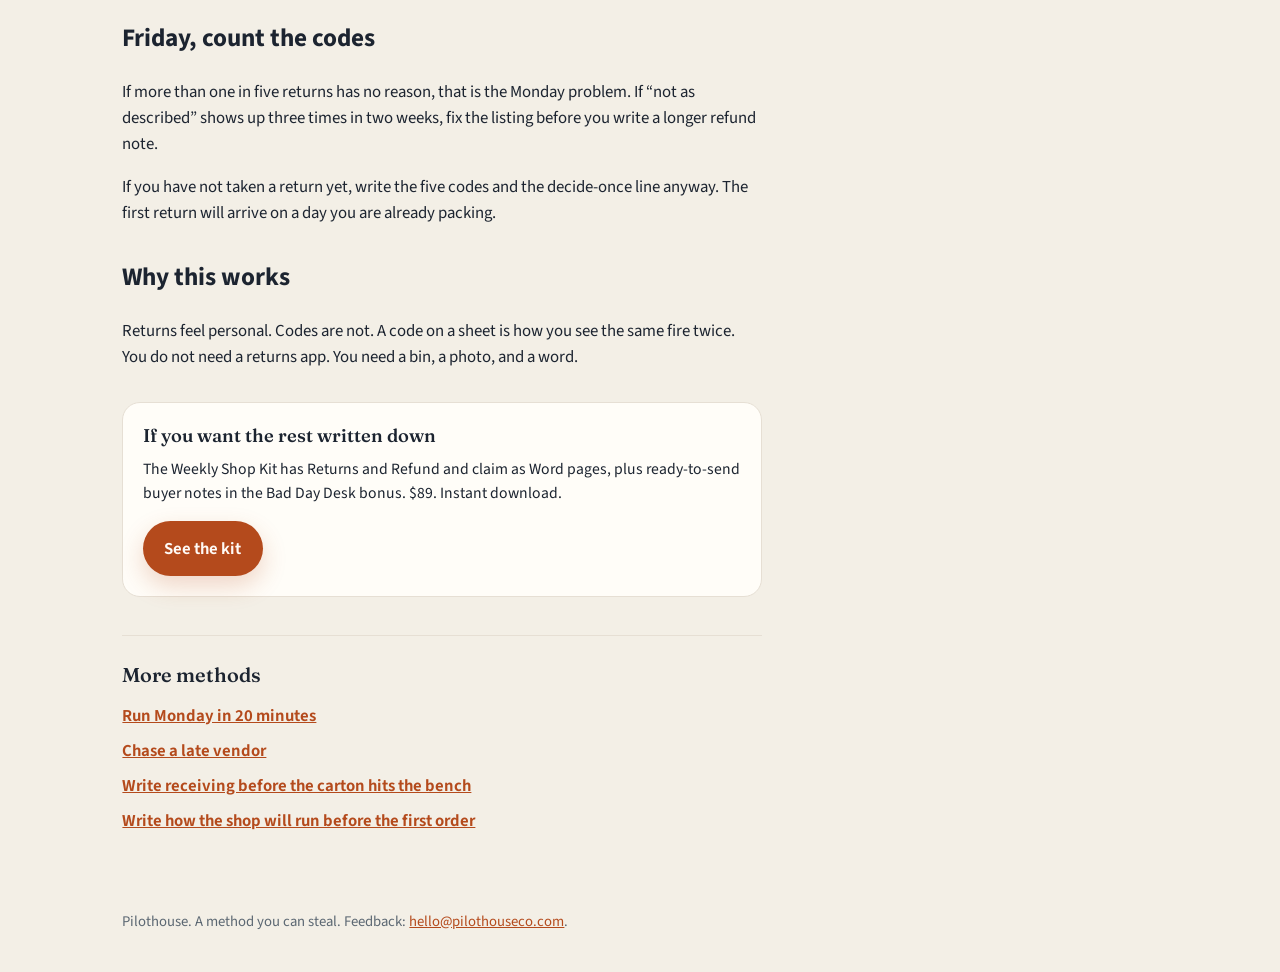
<file: returns.html>
<!DOCTYPE html>
<html lang="en">
<head>
  <meta charset="utf-8" />
  <meta name="viewport" content="width=device-width, initial-scale=1" />
  <title>What to do when a buyer sends something back — Pilothouse</title>
  <meta name="description" content="A returns method for owner-run Shopify, Amazon, and eBay shops. Give every return a reason code before it hits the bin." />
  <link rel="canonical" href="https://pilothouseco.com/returns.html" />
  <meta property="og:type" content="article" />
  <meta property="og:site_name" content="Pilothouse" />
  <meta property="og:title" content="A return with no reason cannot hide" />
  <meta property="og:description" content="Give it a reason code. Photograph it. Restock or scrap. Tell the buyer once." />
  <meta property="og:url" content="https://pilothouseco.com/returns.html" />
  <meta property="og:image" content="https://pilothouseco.com/assets/returns.jpg" />
  <meta name="twitter:card" content="summary_large_image" />
  <link rel="preconnect" href="https://fonts.googleapis.com" />
  <link rel="preconnect" href="https://fonts.gstatic.com" crossorigin />
  <link href="https://fonts.googleapis.com/css2?family=Fraunces:opsz,wght@9..144,500;9..144,600&family=Source+Sans+3:wght@400;600;650&display=swap" rel="stylesheet" />
  <link rel="stylesheet" href="css/site.css" />
  <link rel="icon" href="data:image/svg+xml,<svg xmlns='http://www.w3.org/2000/svg' viewBox='0 0 32 32'><circle cx='16' cy='16' r='14' fill='%23b44a1c'/><circle cx='16' cy='16' r='5' fill='%23f3efe6'/></svg>" />
</head>
<body>
  <nav class="nav">
    <a class="brand" href="index.html">Pilothouse</a>
    <span class="nav-note"><a href="methods.html">Free methods</a></span>
  </nav>

  <div class="wrap">
    <article class="prose">
      <p class="kicker">A free method</p>
      <h1>A return with no reason cannot hide</h1>
      <p class="lede">For owner-run shops on Shopify, Amazon, eBay, or a mix. The leak is usually a listing or a pack, not a mysterious buyer.</p>

      <figure class="hero-art" style="margin: 1.4rem 0 2rem;">
        <img src="assets/returns.jpg" width="1280" height="720" alt="An open return carton, tape, a clipboard, and a red bin under the packing bench" />
      </figure>

      <p>A return that hits the bench with no reason code becomes a box in the corner. Next month you cannot say whether people are sending things back because the photo was wrong, the lid cracked in transit, or they changed their mind.</p>
      <p>Give it a reason before you decide restock or scrap. That is the whole method.</p>

      <h2>Open it with a code, not a mood</h2>
      <p>Use five codes and no more:</p>
      <ul>
        <li>Changed mind</li>
        <li>Not as described</li>
        <li>Damaged in transit</li>
        <li>Wrong item sent</li>
        <li>Defective</li>
      </ul>
      <p>If the buyer wrote a paragraph, pick one code anyway. &ldquo;Other&rdquo; is how codes die.</p>

      <h2>Photograph, then decide once</h2>
      <p>One photo of the item and the packing. Then choose: restock, scrap, or claim. Write that on one row. Tag it return or ship.</p>
      <p>Example: order 1882 comes back. You mark 1882-R, photograph a cracked lid, code it damaged in transit, scrap the unit, and open a carrier claim the same day. You do not also refund and replace unless you wrote down why.</p>

      <h2>Tell the buyer once</h2>
      <p>Refund, replace, or deny with one sentence from your policy. Then stop. A return that turns into five emails is a second leak.</p>
      <p>If it is not as described, the next job is the listing, not a nicer apology. If it is wrong item sent, the next job is pick and pack.</p>

      <h2>Friday, count the codes</h2>
      <p>If more than one in five returns has no reason, that is the Monday problem. If &ldquo;not as described&rdquo; shows up three times in two weeks, fix the listing before you write a longer refund note.</p>
      <p>If you have not taken a return yet, write the five codes and the decide-once line anyway. The first return will arrive on a day you are already packing.</p>

      <h2>Why this works</h2>
      <p>Returns feel personal. Codes are not. A code on a sheet is how you see the same fire twice. You do not need a returns app. You need a bin, a photo, and a word.</p>

      <div class="card" style="margin: 2rem 0;">
        <h3>If you want the rest written down</h3>
        <p>The Weekly Shop Kit has Returns and Refund and claim as Word pages, plus ready-to-send buyer notes in the Bad Day Desk bonus. $89. Instant download.</p>
        <p style="margin-top: 1rem;"><a class="cta" href="index.html">See the kit</a></p>
      </div>

      <nav class="more-methods" aria-label="More methods">
        <h2>More methods</h2>
        <ul>
          <li><a href="monday.html">Run Monday in 20 minutes</a></li>
          <li><a href="vendor.html">Chase a late vendor</a></li>
          <li><a href="receiving.html">Write receiving before the carton hits the bench</a></li>
          <li><a href="starting.html">Write how the shop will run before the first order</a></li>
        </ul>
      </nav>
    </article>
  </div>

  <footer class="site-footer">Pilothouse. A method you can steal. Feedback: <a href="mailto:hello@pilothouseco.com">hello@pilothouseco.com</a>.</footer>
</body>
</html>
</file>
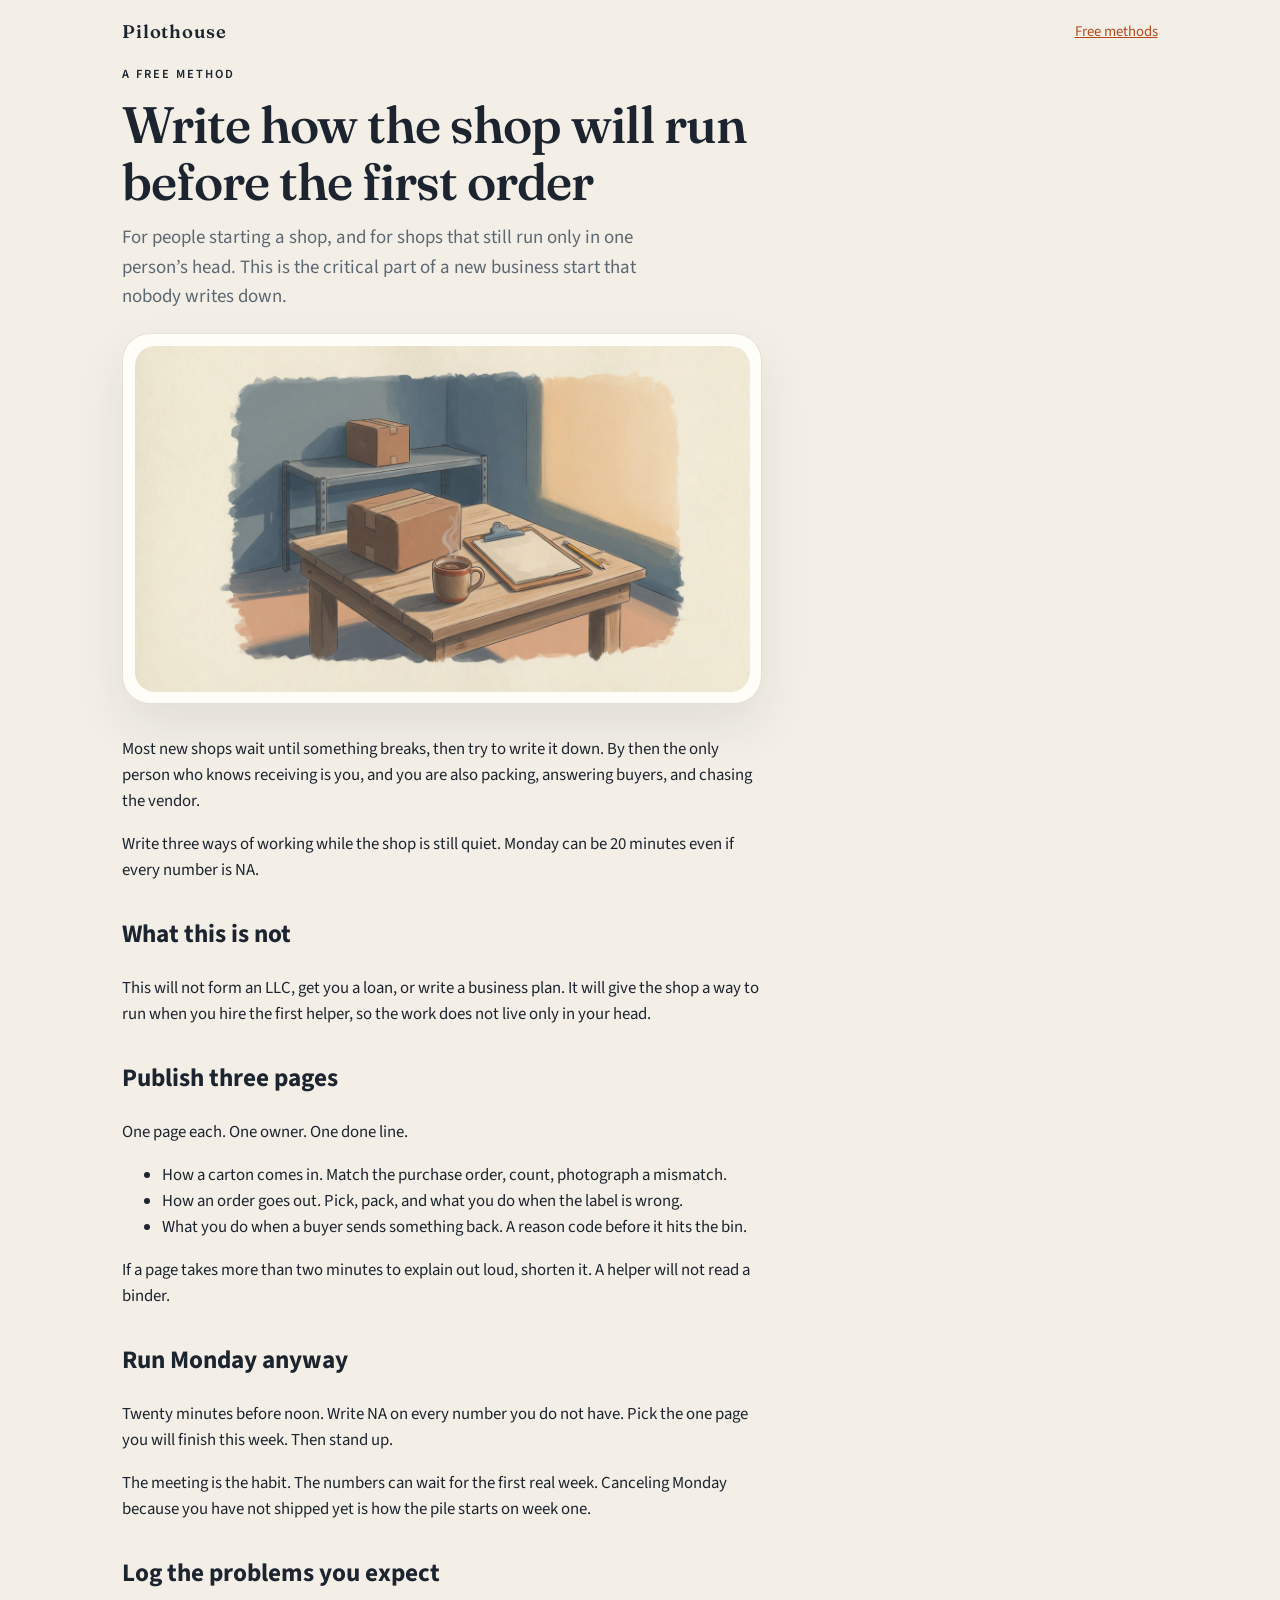
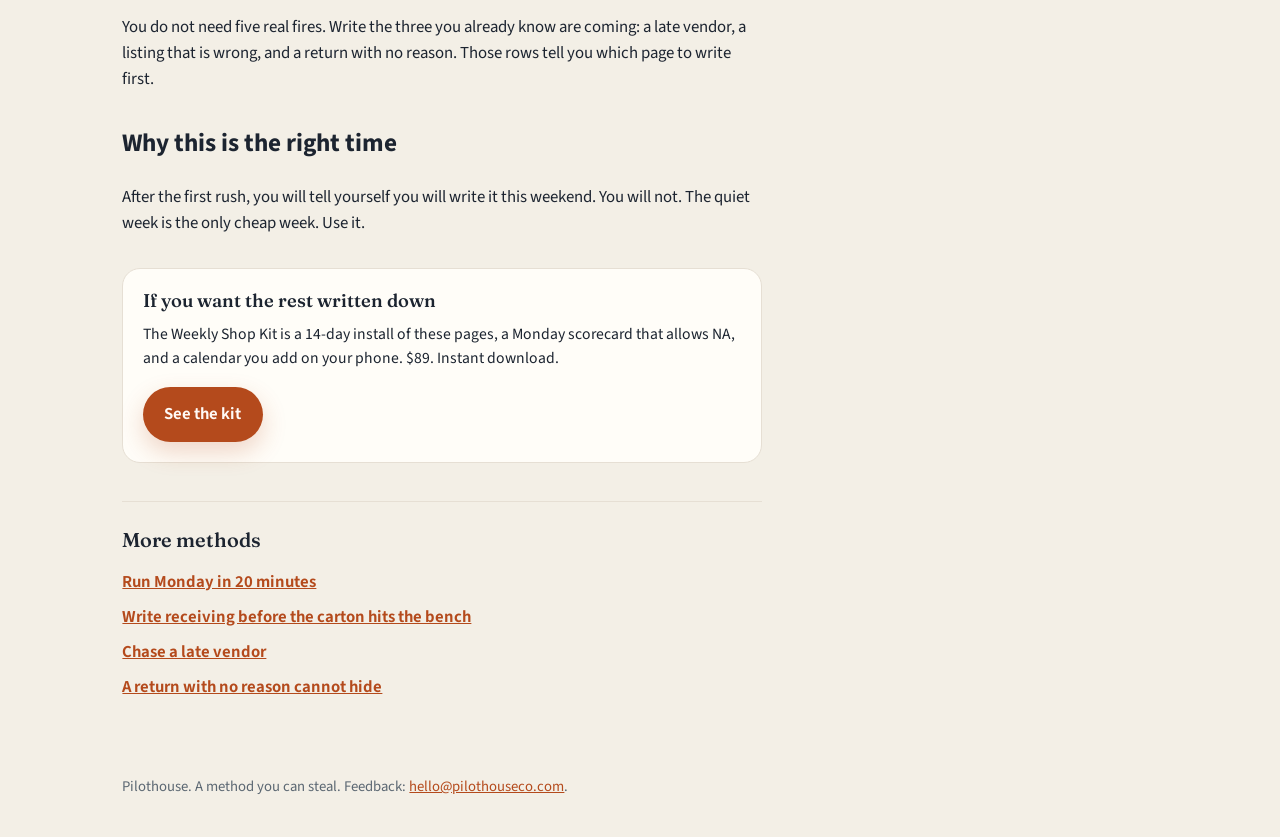
<file: starting.html>
<!DOCTYPE html>
<html lang="en">
<head>
  <meta charset="utf-8" />
  <meta name="viewport" content="width=device-width, initial-scale=1" />
  <title>Write how the shop will run before the first order — Pilothouse</title>
  <meta name="description" content="The critical part of a new business start that nobody writes down. Receiving, packing, returns, and a Monday that exists before the first rush. Not an LLC guide." />
  <link rel="canonical" href="https://pilothouseco.com/starting.html" />
  <meta property="og:type" content="article" />
  <meta property="og:site_name" content="Pilothouse" />
  <meta property="og:title" content="Write how the shop will run before the first order" />
  <meta property="og:description" content="Three ways of working and a Monday, written while the shop is still quiet. Not an LLC or a loan." />
  <meta property="og:url" content="https://pilothouseco.com/starting.html" />
  <meta property="og:image" content="https://pilothouseco.com/assets/starting.jpg" />
  <meta name="twitter:card" content="summary_large_image" />
  <link rel="preconnect" href="https://fonts.googleapis.com" />
  <link rel="preconnect" href="https://fonts.gstatic.com" crossorigin />
  <link href="https://fonts.googleapis.com/css2?family=Fraunces:opsz,wght@9..144,500;9..144,600&family=Source+Sans+3:wght@400;600;650&display=swap" rel="stylesheet" />
  <link rel="stylesheet" href="css/site.css" />
  <link rel="icon" href="data:image/svg+xml,<svg xmlns='http://www.w3.org/2000/svg' viewBox='0 0 32 32'><circle cx='16' cy='16' r='14' fill='%23b44a1c'/><circle cx='16' cy='16' r='5' fill='%23f3efe6'/></svg>" />
</head>
<body>
  <nav class="nav">
    <a class="brand" href="index.html">Pilothouse</a>
    <span class="nav-note"><a href="methods.html">Free methods</a></span>
  </nav>

  <div class="wrap">
    <article class="prose">
      <p class="kicker">A free method</p>
      <h1>Write how the shop will run before the first order</h1>
      <p class="lede">For people starting a shop, and for shops that still run only in one person&rsquo;s head. This is the critical part of a new business start that nobody writes down.</p>

      <figure class="hero-art" style="margin: 1.4rem 0 2rem;">
        <img src="assets/starting.jpg" width="1280" height="720" alt="A nearly empty packing bench with one carton, a blank clipboard, and coffee" />
      </figure>

      <p>Most new shops wait until something breaks, then try to write it down. By then the only person who knows receiving is you, and you are also packing, answering buyers, and chasing the vendor.</p>
      <p>Write three ways of working while the shop is still quiet. Monday can be 20 minutes even if every number is NA.</p>

      <h2>What this is not</h2>
      <p>This will not form an LLC, get you a loan, or write a business plan. It will give the shop a way to run when you hire the first helper, so the work does not live only in your head.</p>

      <h2>Publish three pages</h2>
      <p>One page each. One owner. One done line.</p>
      <ul>
        <li>How a carton comes in. Match the purchase order, count, photograph a mismatch.</li>
        <li>How an order goes out. Pick, pack, and what you do when the label is wrong.</li>
        <li>What you do when a buyer sends something back. A reason code before it hits the bin.</li>
      </ul>
      <p>If a page takes more than two minutes to explain out loud, shorten it. A helper will not read a binder.</p>

      <h2>Run Monday anyway</h2>
      <p>Twenty minutes before noon. Write NA on every number you do not have. Pick the one page you will finish this week. Then stand up.</p>
      <p>The meeting is the habit. The numbers can wait for the first real week. Canceling Monday because you have not shipped yet is how the pile starts on week one.</p>

      <h2>Log the problems you expect</h2>
      <p>You do not need five real fires. Write the three you already know are coming: a late vendor, a listing that is wrong, and a return with no reason. Those rows tell you which page to write first.</p>

      <h2>Why this is the right time</h2>
      <p>After the first rush, you will tell yourself you will write it this weekend. You will not. The quiet week is the only cheap week. Use it.</p>

      <div class="card" style="margin: 2rem 0;">
        <h3>If you want the rest written down</h3>
        <p>The Weekly Shop Kit is a 14-day install of these pages, a Monday scorecard that allows NA, and a calendar you add on your phone. $89. Instant download.</p>
        <p style="margin-top: 1rem;"><a class="cta" href="index.html">See the kit</a></p>
      </div>

      <nav class="more-methods" aria-label="More methods">
        <h2>More methods</h2>
        <ul>
          <li><a href="monday.html">Run Monday in 20 minutes</a></li>
          <li><a href="receiving.html">Write receiving before the carton hits the bench</a></li>
          <li><a href="vendor.html">Chase a late vendor</a></li>
          <li><a href="returns.html">A return with no reason cannot hide</a></li>
        </ul>
      </nav>
    </article>
  </div>

  <footer class="site-footer">Pilothouse. A method you can steal. Feedback: <a href="mailto:hello@pilothouseco.com">hello@pilothouseco.com</a>.</footer>
</body>
</html>
</file>
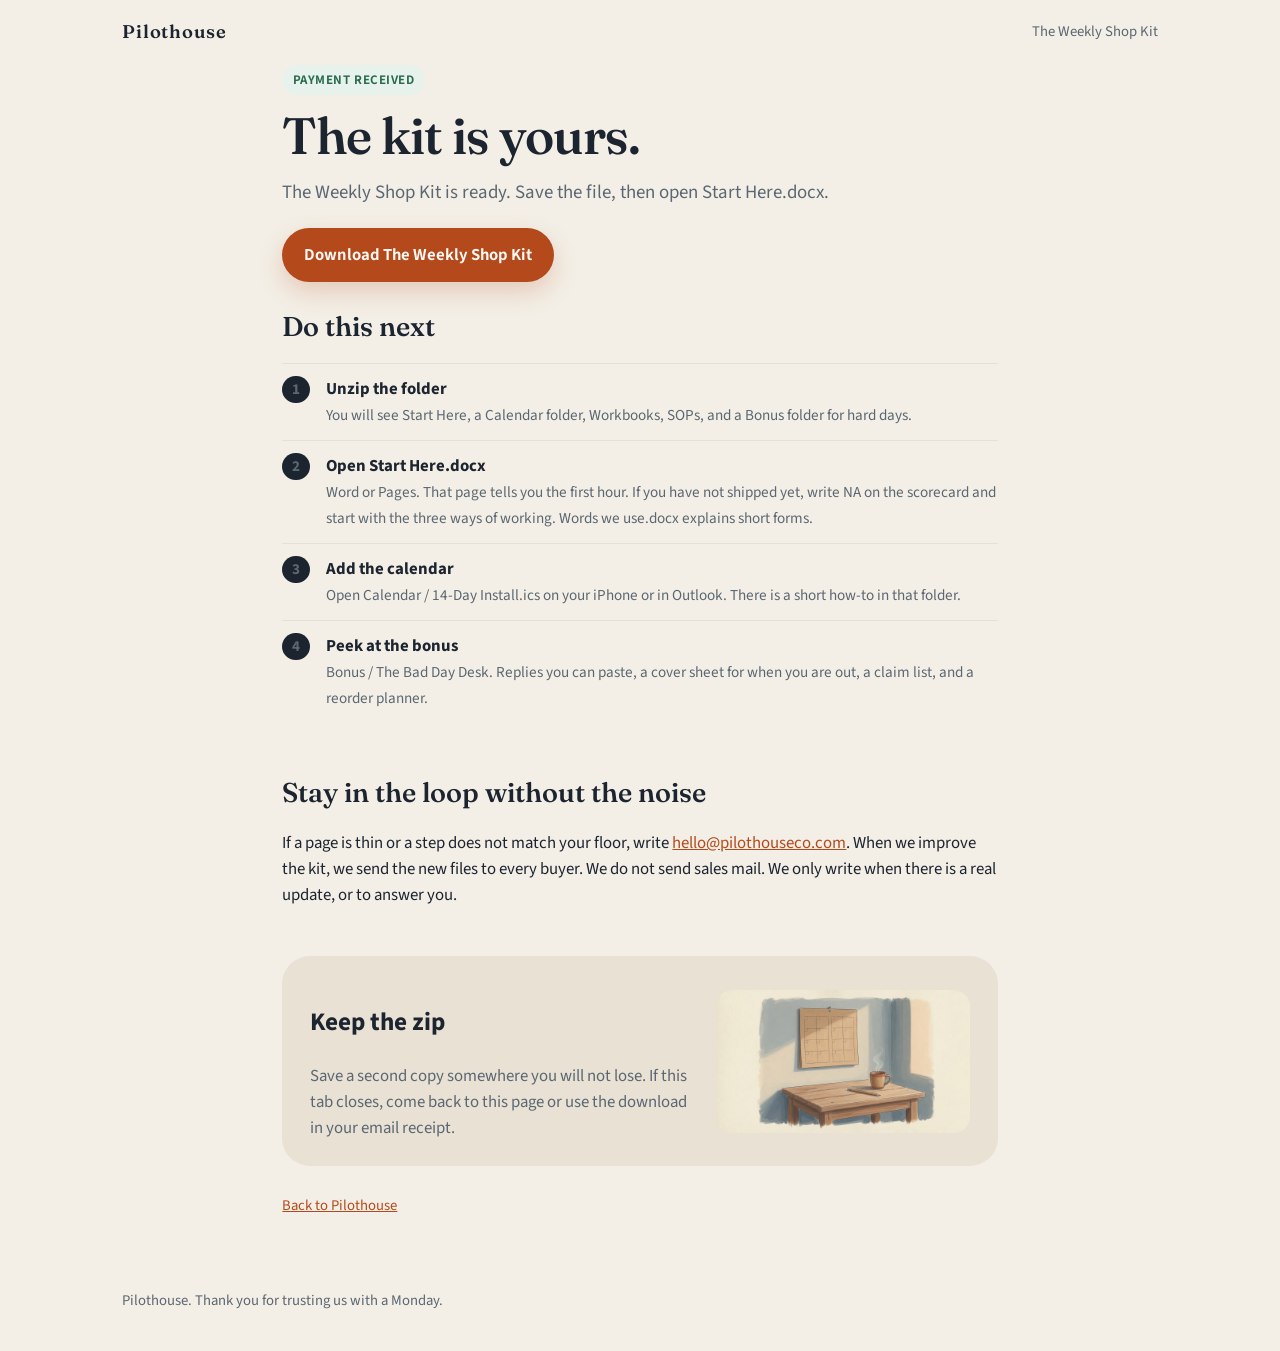
<file: thanks.html>
<!DOCTYPE html>
<html lang="en">
<head>
  <meta charset="utf-8" />
  <meta name="viewport" content="width=device-width, initial-scale=1" />
  <title>You are in — Pilothouse</title>
  <link rel="preconnect" href="https://fonts.googleapis.com" />
  <link rel="preconnect" href="https://fonts.gstatic.com" crossorigin />
  <link href="https://fonts.googleapis.com/css2?family=Fraunces:opsz,wght@9..144,500;9..144,600&family=Source+Sans+3:wght@400;600;650&display=swap" rel="stylesheet" />
  <link rel="stylesheet" href="css/site.css" />
  <link rel="icon" href="data:image/svg+xml,<svg xmlns='http://www.w3.org/2000/svg' viewBox='0 0 32 32'><circle cx='16' cy='16' r='14' fill='%23b44a1c'/><circle cx='16' cy='16' r='5' fill='%23f3efe6'/></svg>" />
  <script src="js/offer.js"></script>
  <script src="js/fulfill.js"></script>
</head>
<body>
  <nav class="nav">
    <a class="brand" href="index.html">Pilothouse</a>
    <span class="nav-note">The Weekly Shop Kit</span>
  </nav>

  <div class="wrap narrow">
    <p class="ok-pill">Payment received</p>
    <h1>The kit is yours.</h1>
    <p class="lede" id="line">Download the zip, then open Start Here. Monday is 20 minutes.</p>

    <p style="margin: 0 0 1.4rem;">
      <a class="cta" id="download" href="product/ops-cadence-kit.zip">Download The Weekly Shop Kit</a>
    </p>

    <section class="section">
      <h2>Do this next</h2>
      <ol class="next">
        <li>
          <span class="mark">1</span>
          <div>
            <strong>Unzip the folder</strong>
            <span>You will see Start Here, a Calendar folder, Workbooks, SOPs, and a Bonus folder for hard days.</span>
          </div>
        </li>
        <li>
          <span class="mark">2</span>
          <div>
            <strong>Open Start Here.docx</strong>
            <span>Word or Pages. That page tells you the first hour. If you have not shipped yet, write NA on the scorecard and start with the three ways of working. Words we use.docx explains short forms.</span>
          </div>
        </li>
        <li>
          <span class="mark">3</span>
          <div>
            <strong>Add the calendar</strong>
            <span>Open Calendar / 14-Day Install.ics on your iPhone or in Outlook. There is a short how-to in that folder.</span>
          </div>
        </li>
        <li>
          <span class="mark">4</span>
          <div>
            <strong>Peek at the bonus</strong>
            <span>Bonus / The Bad Day Desk. Replies you can paste, a cover sheet for when you are out, a claim list, and a reorder planner.</span>
          </div>
        </li>
      </ol>
    </section>

    <section class="section">
      <h2>Stay in the loop without the noise</h2>
      <p>If a page is thin or a step does not match your floor, write <a href="mailto:hello@pilothouseco.com">hello@pilothouseco.com</a>. When we improve the kit, we send the new files to every buyer. We do not send sales mail. We only write when there is a real update, or to answer you.</p>
    </section>

    <section class="band">
      <div>
        <h2>Keep the zip</h2>
        <p>Save a second copy somewhere you will not lose. If this tab closes, come back to this page or use the download in your email receipt.</p>
      </div>
      <img src="assets/calendar.jpg" width="1280" height="720" alt="A two week calendar on a wooden desk" />
    </section>

    <p class="fine" style="margin-top: 1.8rem;"><a href="index.html">Back to Pilothouse</a></p>
  </div>

  <footer class="site-footer">Pilothouse. Thank you for trusting us with a Monday.</footer>

  <script>
    (function () {
      var offer = window.CadenceOffer.getOffer();
      var access = window.CadenceFulfill.accessPayload({ offer: offer });
      document.getElementById('line').textContent =
        access.productName + ' is ready. Save the file, then open Start Here.docx.';
      document.getElementById('download').href = access.downloadPath;
      document.getElementById('download').textContent = 'Download ' + offer.productName;
    })();
  </script>
</body>
</html>
</file>
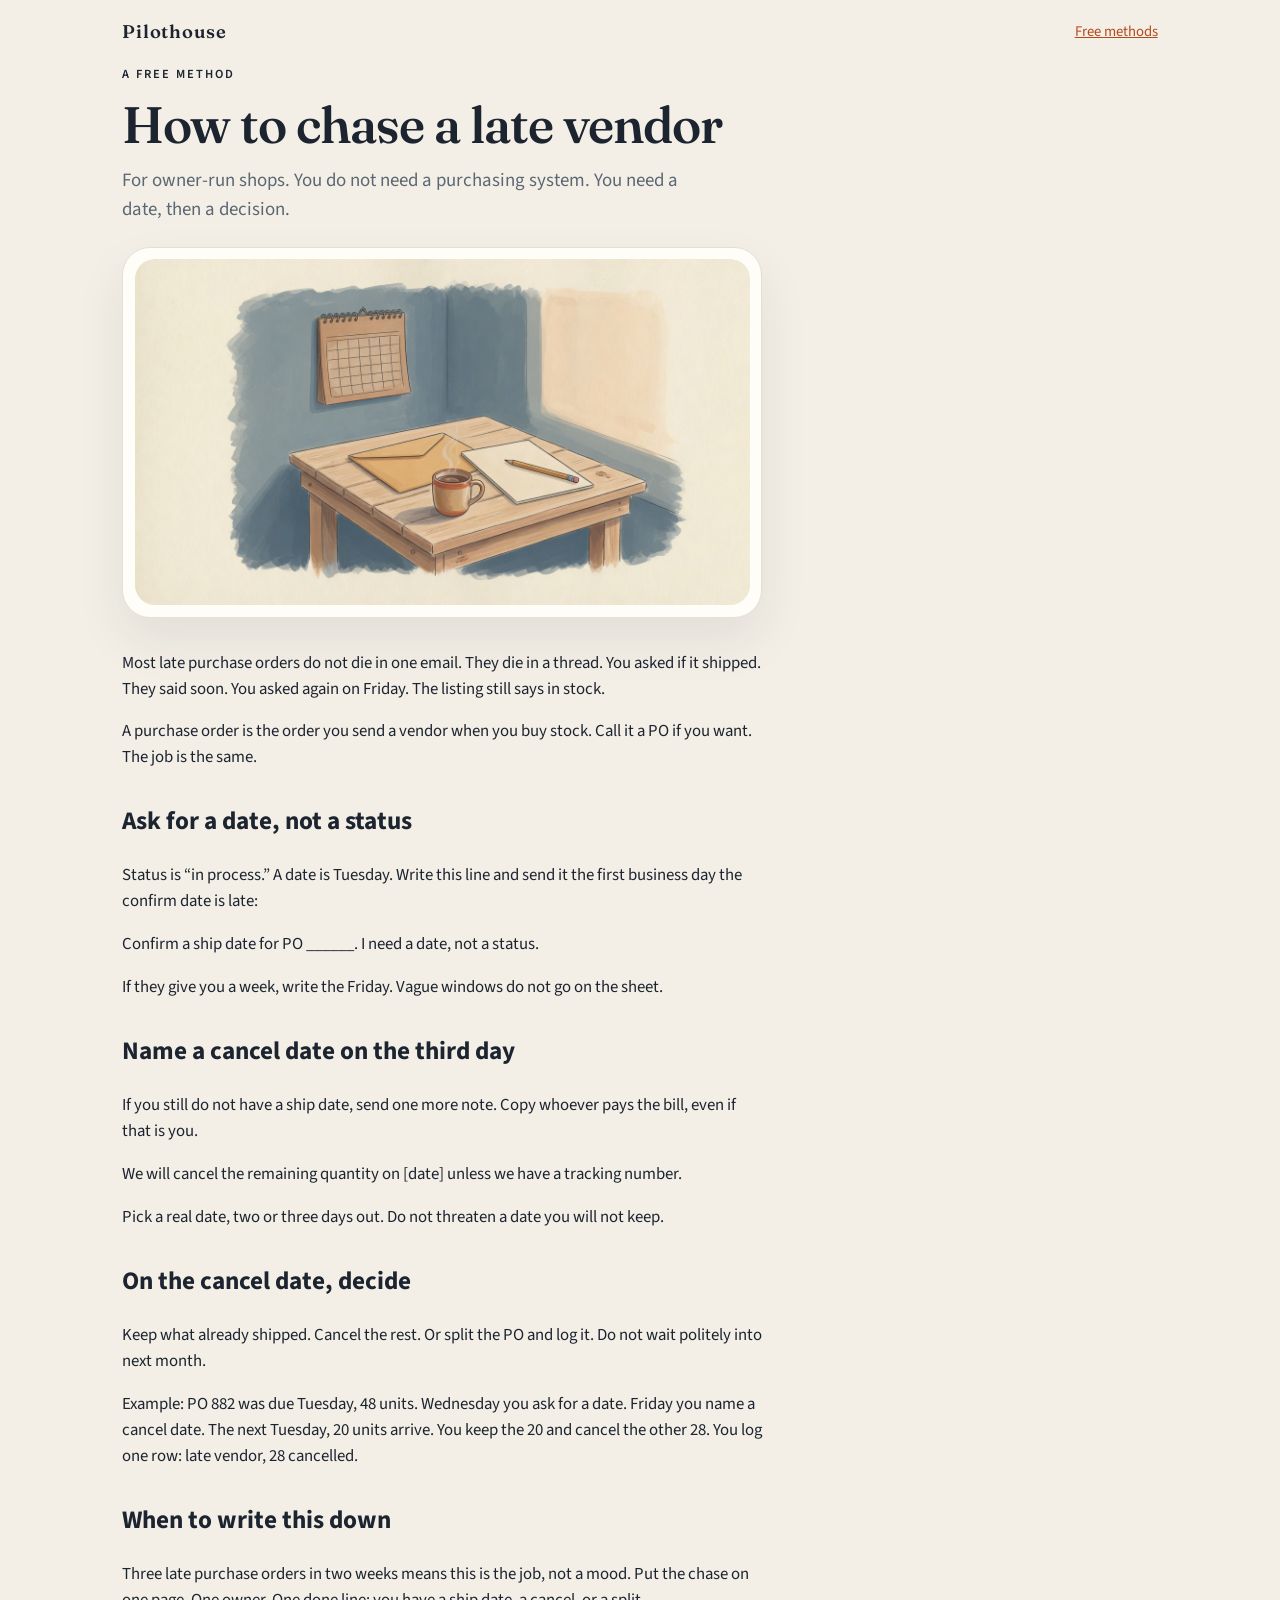
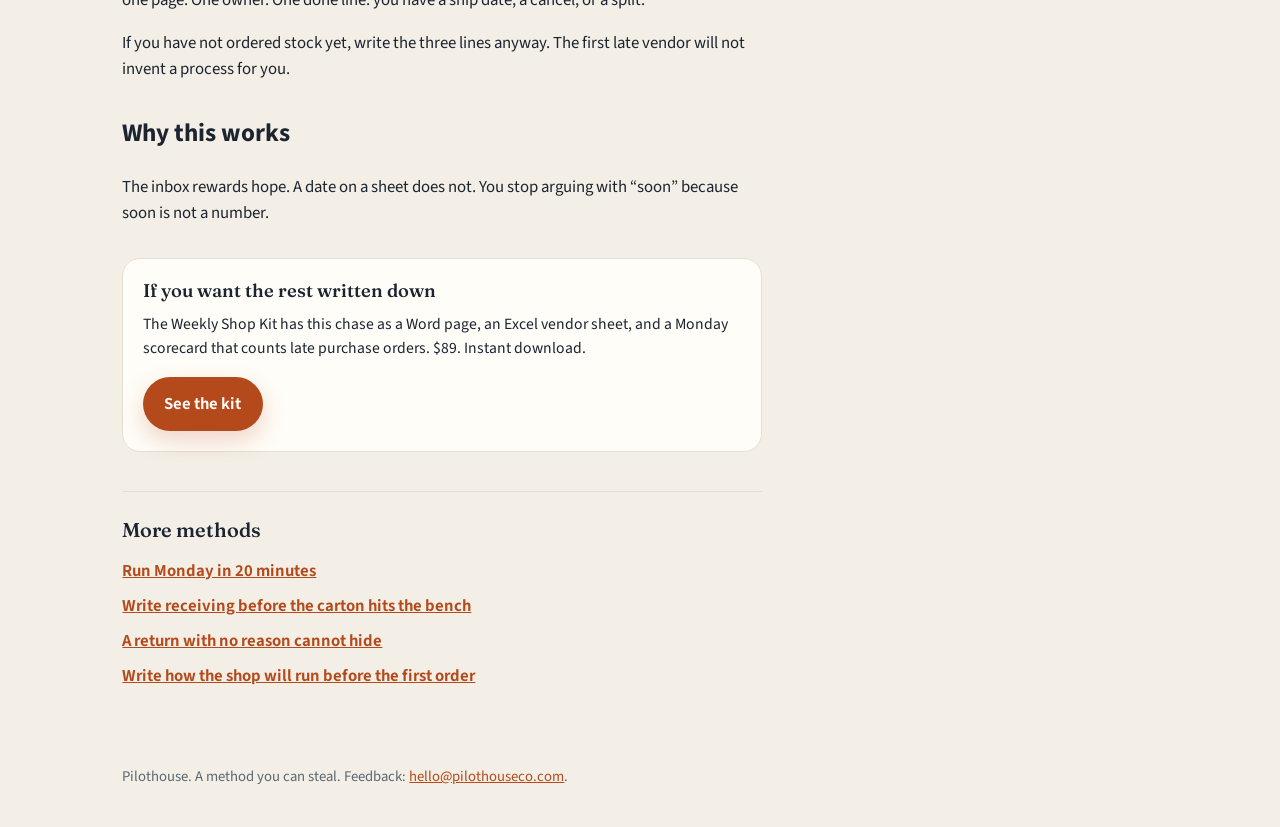
<file: vendor.html>
<!DOCTYPE html>
<html lang="en">
<head>
  <meta charset="utf-8" />
  <meta name="viewport" content="width=device-width, initial-scale=1" />
  <title>How to chase a late vendor without living in the inbox — Pilothouse</title>
  <meta name="description" content="Ask for a date, not a status. One chase, then a cancel date. A late purchase order method for owner-run shops." />
  <link rel="canonical" href="https://pilothouseco.com/vendor.html" />
  <meta property="og:type" content="article" />
  <meta property="og:site_name" content="Pilothouse" />
  <meta property="og:title" content="How to chase a late vendor" />
  <meta property="og:description" content="Ask for a date, not a status. Then name a cancel date. Then decide." />
  <meta property="og:url" content="https://pilothouseco.com/vendor.html" />
  <meta property="og:image" content="https://pilothouseco.com/assets/vendor.jpg" />
  <meta name="twitter:card" content="summary_large_image" />
  <link rel="preconnect" href="https://fonts.googleapis.com" />
  <link rel="preconnect" href="https://fonts.gstatic.com" crossorigin />
  <link href="https://fonts.googleapis.com/css2?family=Fraunces:opsz,wght@9..144,500;9..144,600&family=Source+Sans+3:wght@400;600;650&display=swap" rel="stylesheet" />
  <link rel="stylesheet" href="css/site.css" />
  <link rel="icon" href="data:image/svg+xml,<svg xmlns='http://www.w3.org/2000/svg' viewBox='0 0 32 32'><circle cx='16' cy='16' r='14' fill='%23b44a1c'/><circle cx='16' cy='16' r='5' fill='%23f3efe6'/></svg>" />
</head>
<body>
  <nav class="nav">
    <a class="brand" href="index.html">Pilothouse</a>
    <span class="nav-note"><a href="methods.html">Free methods</a></span>
  </nav>

  <div class="wrap">
    <article class="prose">
      <p class="kicker">A free method</p>
      <h1>How to chase a late vendor</h1>
      <p class="lede">For owner-run shops. You do not need a purchasing system. You need a date, then a decision.</p>

      <figure class="hero-art" style="margin: 1.4rem 0 2rem;">
        <img src="assets/vendor.jpg" width="1280" height="720" alt="A wooden desk with a blank note, an envelope, and coffee, waiting on a vendor" />
      </figure>

      <p>Most late purchase orders do not die in one email. They die in a thread. You asked if it shipped. They said soon. You asked again on Friday. The listing still says in stock.</p>
      <p>A purchase order is the order you send a vendor when you buy stock. Call it a PO if you want. The job is the same.</p>

      <h2>Ask for a date, not a status</h2>
      <p>Status is &ldquo;in process.&rdquo; A date is Tuesday. Write this line and send it the first business day the confirm date is late:</p>
      <p>Confirm a ship date for PO ______. I need a date, not a status.</p>
      <p>If they give you a week, write the Friday. Vague windows do not go on the sheet.</p>

      <h2>Name a cancel date on the third day</h2>
      <p>If you still do not have a ship date, send one more note. Copy whoever pays the bill, even if that is you.</p>
      <p>We will cancel the remaining quantity on [date] unless we have a tracking number.</p>
      <p>Pick a real date, two or three days out. Do not threaten a date you will not keep.</p>

      <h2>On the cancel date, decide</h2>
      <p>Keep what already shipped. Cancel the rest. Or split the PO and log it. Do not wait politely into next month.</p>
      <p>Example: PO 882 was due Tuesday, 48 units. Wednesday you ask for a date. Friday you name a cancel date. The next Tuesday, 20 units arrive. You keep the 20 and cancel the other 28. You log one row: late vendor, 28 cancelled.</p>

      <h2>When to write this down</h2>
      <p>Three late purchase orders in two weeks means this is the job, not a mood. Put the chase on one page. One owner. One done line: you have a ship date, a cancel, or a split.</p>
      <p>If you have not ordered stock yet, write the three lines anyway. The first late vendor will not invent a process for you.</p>

      <h2>Why this works</h2>
      <p>The inbox rewards hope. A date on a sheet does not. You stop arguing with &ldquo;soon&rdquo; because soon is not a number.</p>

      <div class="card" style="margin: 2rem 0;">
        <h3>If you want the rest written down</h3>
        <p>The Weekly Shop Kit has this chase as a Word page, an Excel vendor sheet, and a Monday scorecard that counts late purchase orders. $89. Instant download.</p>
        <p style="margin-top: 1rem;"><a class="cta" href="index.html">See the kit</a></p>
      </div>

      <nav class="more-methods" aria-label="More methods">
        <h2>More methods</h2>
        <ul>
          <li><a href="monday.html">Run Monday in 20 minutes</a></li>
          <li><a href="receiving.html">Write receiving before the carton hits the bench</a></li>
          <li><a href="returns.html">A return with no reason cannot hide</a></li>
          <li><a href="starting.html">Write how the shop will run before the first order</a></li>
        </ul>
      </nav>
    </article>
  </div>

  <footer class="site-footer">Pilothouse. A method you can steal. Feedback: <a href="mailto:hello@pilothouseco.com">hello@pilothouseco.com</a>.</footer>
</body>
</html>
</file>
<file: css/site.css>
:root {
  --ink: #1c2430;
  --muted: #5b6772;
  --line: #e6dfd4;
  --paper: #f3efe6;
  --paper-deep: #e8e1d4;
  --card: #fffdf8;
  --accent: #b44a1c;
  --accent-ink: #fffaf6;
  --ok: #2a6b4f;
  --ok-soft: #e7f2ec;
  --shadow: 0 22px 50px rgba(28, 36, 48, 0.08);
  --radius: 18px;
  --sans: "Source Sans 3", "Segoe UI", sans-serif;
  --serif: "Fraunces", "Iowan Old Style", Georgia, serif;
}

* { box-sizing: border-box; }
html { scroll-behavior: smooth; }
body {
  margin: 0;
  font-family: var(--sans);
  background: var(--paper);
  color: var(--ink);
  line-height: 1.55;
  font-size: 1.05rem;
}
img { max-width: 100%; height: auto; display: block; }
a { color: var(--accent); }
a:hover { color: #8d3713; }

.nav {
  display: flex;
  align-items: center;
  justify-content: space-between;
  gap: 1rem;
  max-width: 1080px;
  margin: 0 auto;
  padding: 1.15rem 1.4rem;
}
.brand {
  font-family: var(--serif);
  font-weight: 600;
  letter-spacing: 0.04em;
  text-decoration: none;
  color: var(--ink);
  font-size: 1.15rem;
}
.brand:hover { color: var(--ink); }
.nav-note {
  color: var(--muted);
  font-size: 0.92rem;
}

.wrap {
  max-width: 1080px;
  margin: 0 auto;
  padding: 0 1.4rem 4.5rem;
}

.hero {
  display: grid;
  grid-template-columns: 1.05fr 0.95fr;
  gap: 3rem;
  align-items: center;
  padding: 1.2rem 0 2.5rem;
}
.kicker {
  font-size: 0.78rem;
  letter-spacing: 0.16em;
  text-transform: uppercase;
  color: var(--accent);
  font-weight: 600;
  margin: 0 0 0.7rem;
}
h1 {
  font-family: var(--serif);
  font-weight: 560;
  font-size: clamp(2.1rem, 4vw, 3.3rem);
  line-height: 1.12;
  letter-spacing: -0.02em;
  margin: 0 0 0.8rem;
}
.lede, .tag {
  font-size: 1.18rem;
  color: var(--muted);
  margin: 0 0 1.3rem;
  max-width: 36rem;
}
.price-row {
  display: flex;
  flex-wrap: wrap;
  align-items: baseline;
  gap: 0.75rem 1.1rem;
  margin: 0 0 1.2rem;
}
#price {
  font-family: var(--serif);
  font-size: 2.2rem;
  font-weight: 600;
}
.who { color: var(--muted); font-size: 1rem; }

.cta {
  display: inline-flex;
  align-items: center;
  justify-content: center;
  background: var(--accent);
  color: var(--accent-ink);
  text-decoration: none;
  font-weight: 650;
  padding: 0.9rem 1.35rem;
  border-radius: 999px;
  border: 0;
  cursor: pointer;
  font-size: 1.05rem;
  font-family: var(--sans);
  box-shadow: 0 10px 24px rgba(180, 74, 28, 0.22);
}
.cta:hover {
  color: var(--accent-ink);
  background: #9a3c15;
}
.cta-row { display: flex; flex-wrap: wrap; gap: 0.8rem 1.2rem; align-items: center; }
.fine { font-size: 0.92rem; color: var(--muted); margin: 0.7rem 0 0; }
#checkout-mode { color: var(--ok); }

.hero-art {
  background: var(--card);
  border: 1px solid var(--line);
  border-radius: 28px;
  padding: 0.7rem;
  box-shadow: var(--shadow);
}
.hero-art img { border-radius: 20px; width: 100%; }

.section { margin: 1.2rem 0 3rem; }
.section h2 {
  font-family: var(--serif);
  font-weight: 560;
  font-size: 1.7rem;
  margin: 0 0 1rem;
}
.grid {
  display: grid;
  grid-template-columns: repeat(3, 1fr);
  gap: 1rem;
}
.card {
  background: var(--card);
  border: 1px solid var(--line);
  border-radius: var(--radius);
  padding: 1.15rem 1.2rem 1.25rem;
}
.card h3 {
  font-family: var(--serif);
  font-size: 1.15rem;
  font-weight: 560;
  margin: 0 0 0.4rem;
}
.card p { margin: 0; color: var(--muted); font-size: 0.98rem; }

.steps { display: grid; grid-template-columns: repeat(3, 1fr); gap: 1rem; }
.step-num {
  font-family: var(--serif);
  color: var(--accent);
  font-size: 1.4rem;
  margin: 0 0 0.35rem;
}

.band {
  background: var(--paper-deep);
  border-radius: 28px;
  padding: 1.6rem 1.7rem;
  display: grid;
  grid-template-columns: 1.2fr 0.8fr;
  gap: 1.5rem;
  align-items: center;
}
.band p { margin: 0.4rem 0 0; color: var(--muted); }
.band img { border-radius: 16px; }

.site-footer {
  max-width: 1080px;
  margin: 0 auto;
  padding: 0 1.4rem 2.4rem;
  color: var(--muted);
  font-size: 0.92rem;
}

/* Thanks + checkout */
.narrow { max-width: 760px; }
.ok-pill {
  display: inline-block;
  background: var(--ok-soft);
  color: var(--ok);
  font-weight: 650;
  font-size: 0.82rem;
  letter-spacing: 0.04em;
  text-transform: uppercase;
  padding: 0.28rem 0.65rem;
  border-radius: 999px;
  margin: 0 0 0.8rem;
}
.next {
  list-style: none;
  padding: 0;
  margin: 0.4rem 0 0;
}
.next li {
  display: grid;
  grid-template-columns: 2rem 1fr;
  gap: 0.7rem;
  padding: 0.75rem 0;
  border-top: 1px solid var(--line);
}
.next strong { display: block; }
.next span { color: var(--muted); font-size: 0.95rem; }
.mark {
  width: 1.7rem;
  height: 1.7rem;
  border-radius: 50%;
  background: var(--ink);
  color: #fff;
  display: grid;
  place-items: center;
  font-size: 0.85rem;
  font-weight: 700;
}
.pay-box {
  background: var(--card);
  border: 1px solid var(--line);
  border-radius: 24px;
  padding: 1.6rem 1.6rem 1.8rem;
  box-shadow: var(--shadow);
  max-width: 480px;
  width: 100%;
  margin: 1.2rem auto 0;
}
.amt {
  font-family: var(--serif);
  font-size: 2.4rem;
  margin: 0.2rem 0 0.8rem;
}

.prose { max-width: 40rem; }
.prose h2 { margin-top: 2rem; }
.prose p { color: var(--ink); }
.prose .lede { color: var(--muted); }

.more-methods {
  margin: 2.4rem 0 0;
  padding-top: 1.4rem;
  border-top: 1px solid var(--line);
}
.more-methods h2 {
  font-family: var(--serif);
  font-size: 1.25rem;
  font-weight: 560;
  margin: 0 0 0.55rem;
}
.more-methods ul { list-style: none; padding: 0; margin: 0; }
.more-methods li { padding: 0.28rem 0; color: var(--muted); }
.more-methods a { font-weight: 650; }

.method-grid {
  display: grid;
  grid-template-columns: repeat(2, 1fr);
  gap: 1rem;
}
.method-card img {
  width: 100%;
  border-radius: 14px;
  margin: 0 0 0.85rem;
}
.method-card h3 { margin-bottom: 0.35rem; }
.method-card h3 a { color: var(--ink); text-decoration: none; }
.method-card h3 a:hover { color: var(--accent); }

@media (max-width: 800px) {
  .hero, .grid, .steps, .band, .method-grid { grid-template-columns: 1fr; }
  .hero { gap: 1.5rem; padding-top: 0.4rem; }
  .nav { padding-bottom: 0.4rem; }
}
</file>
